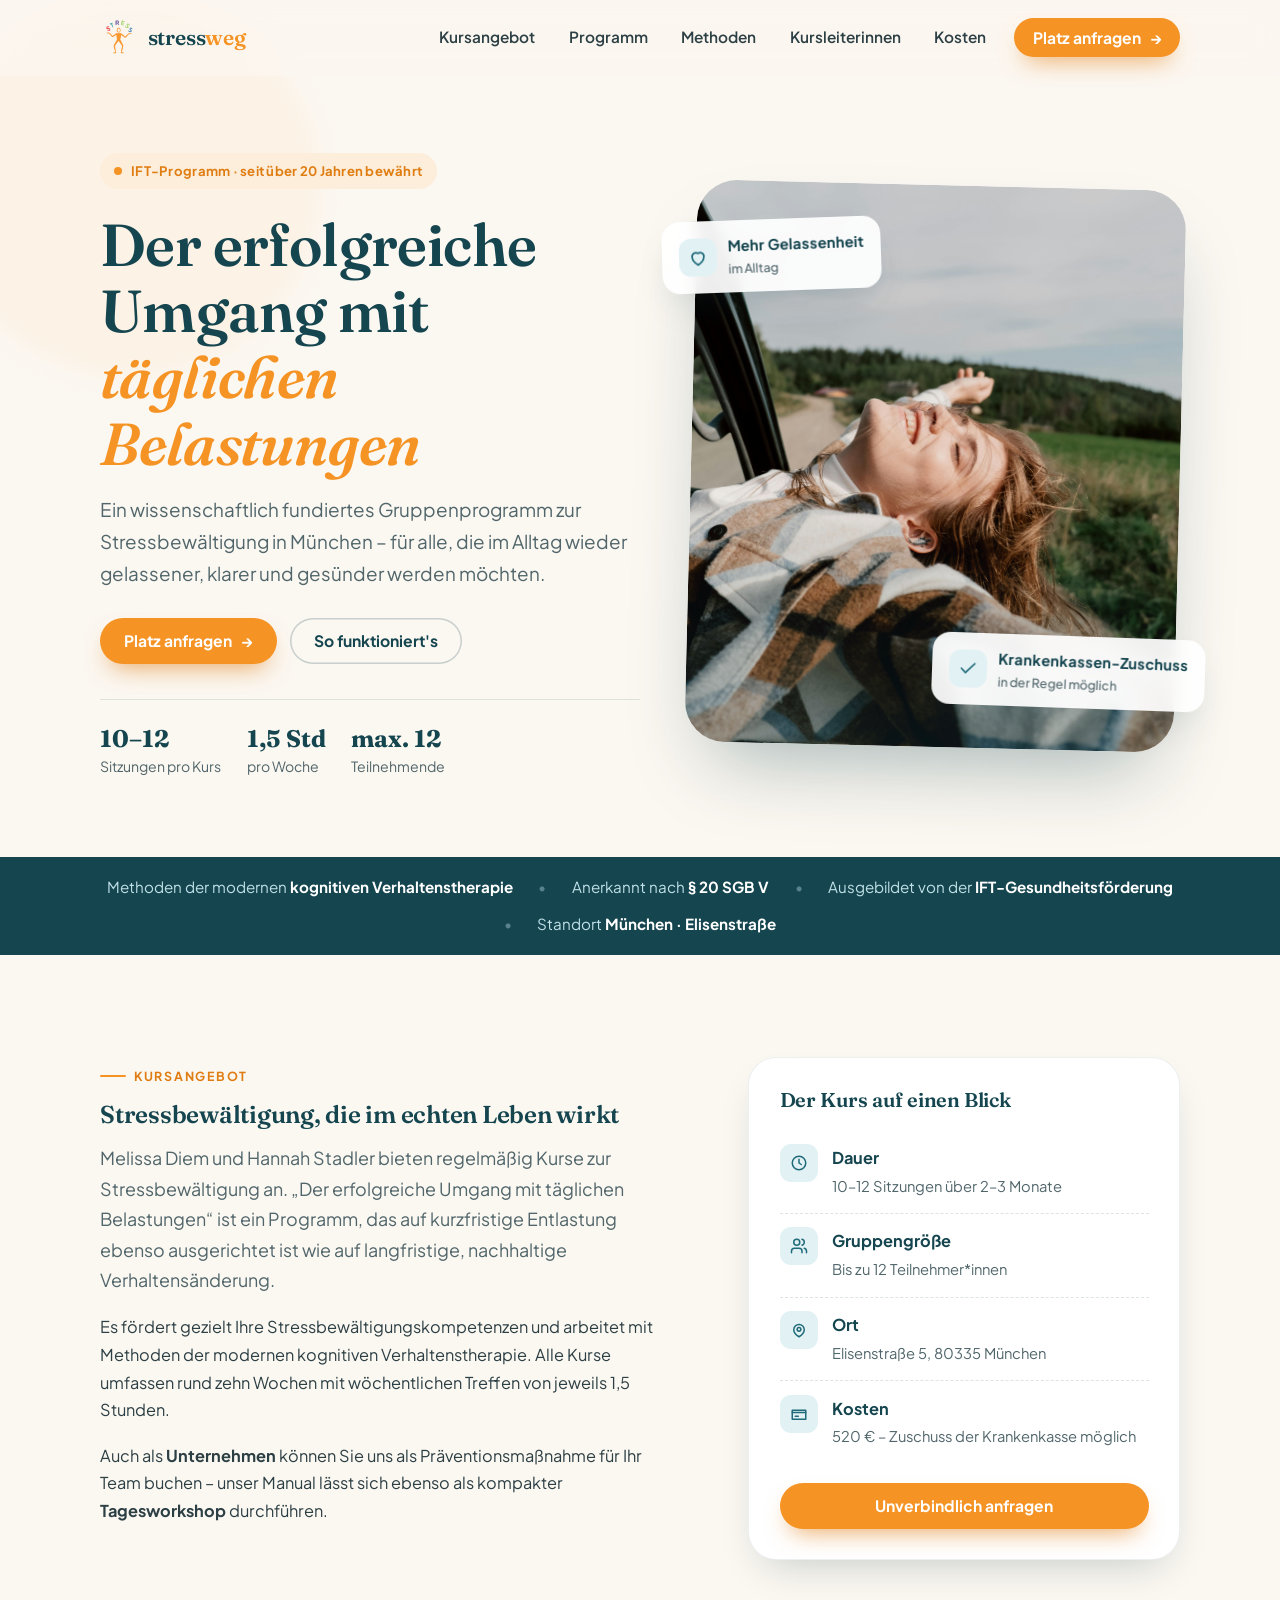
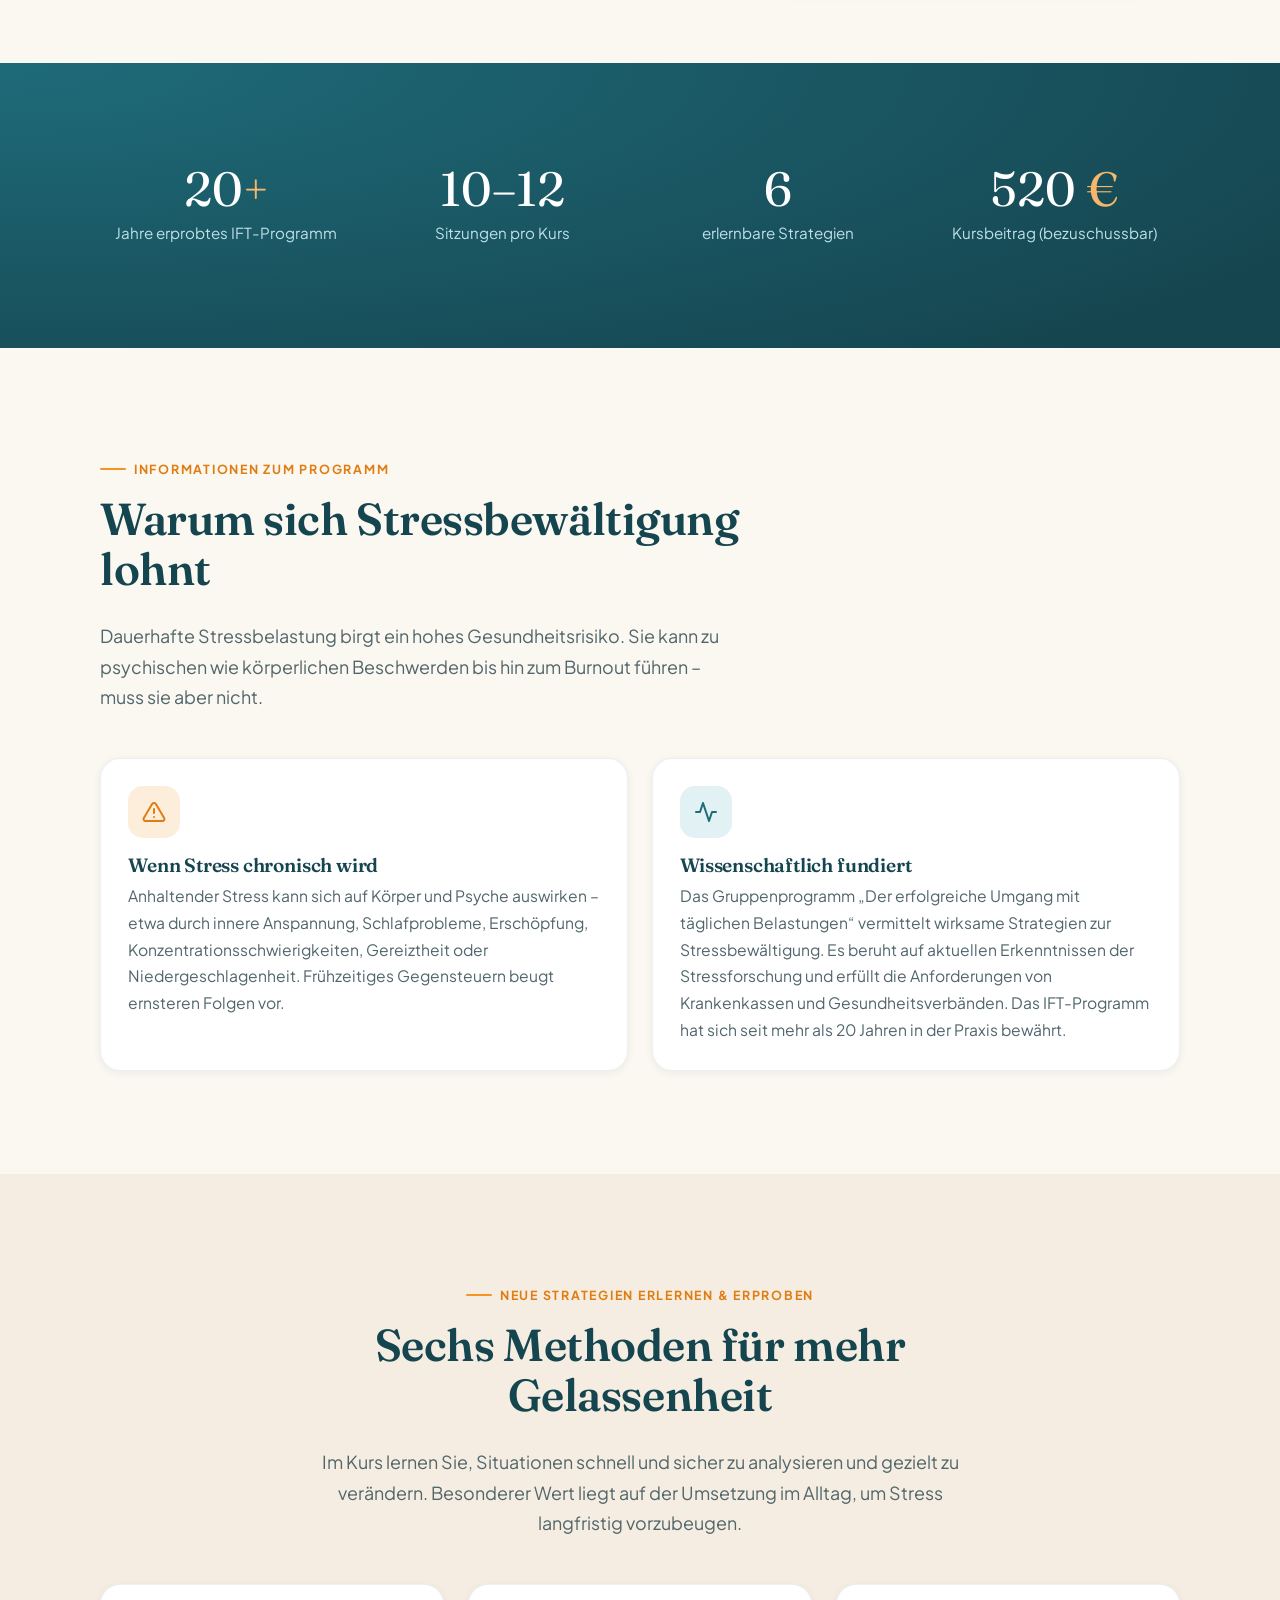
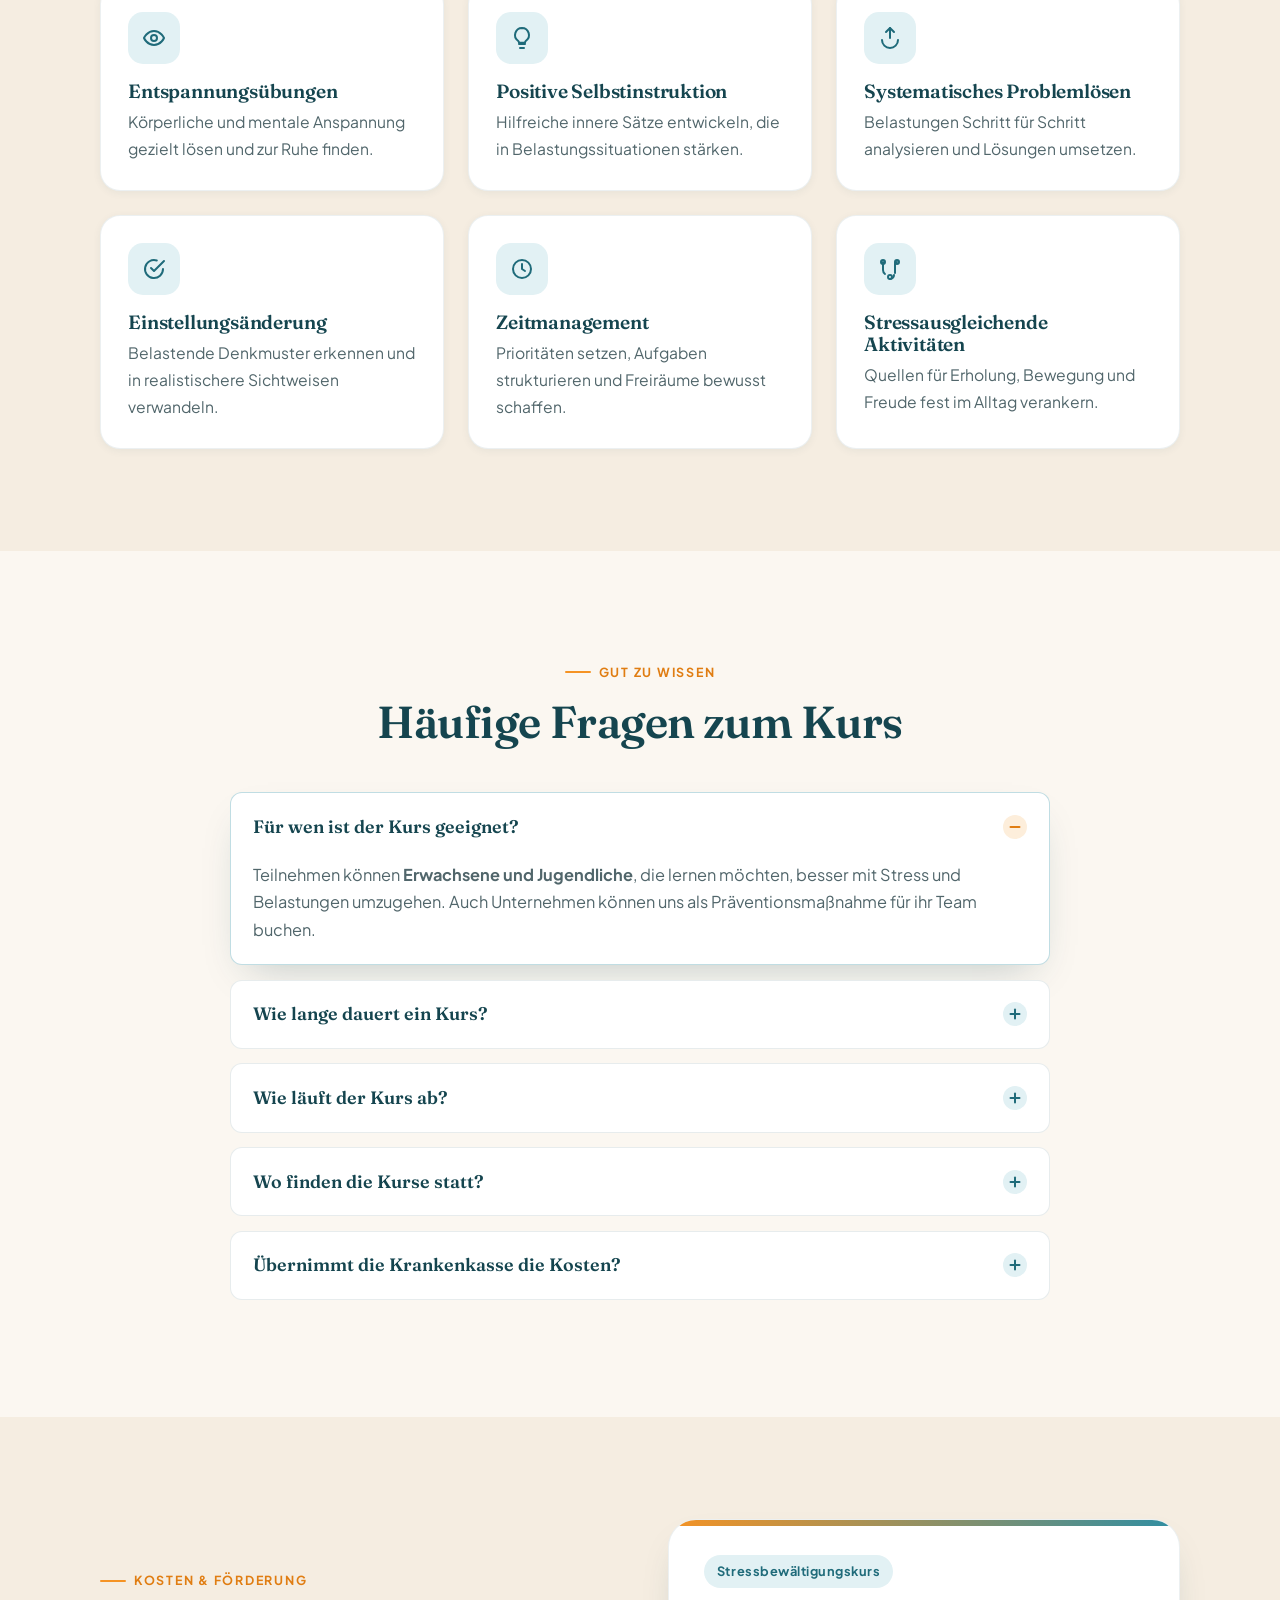
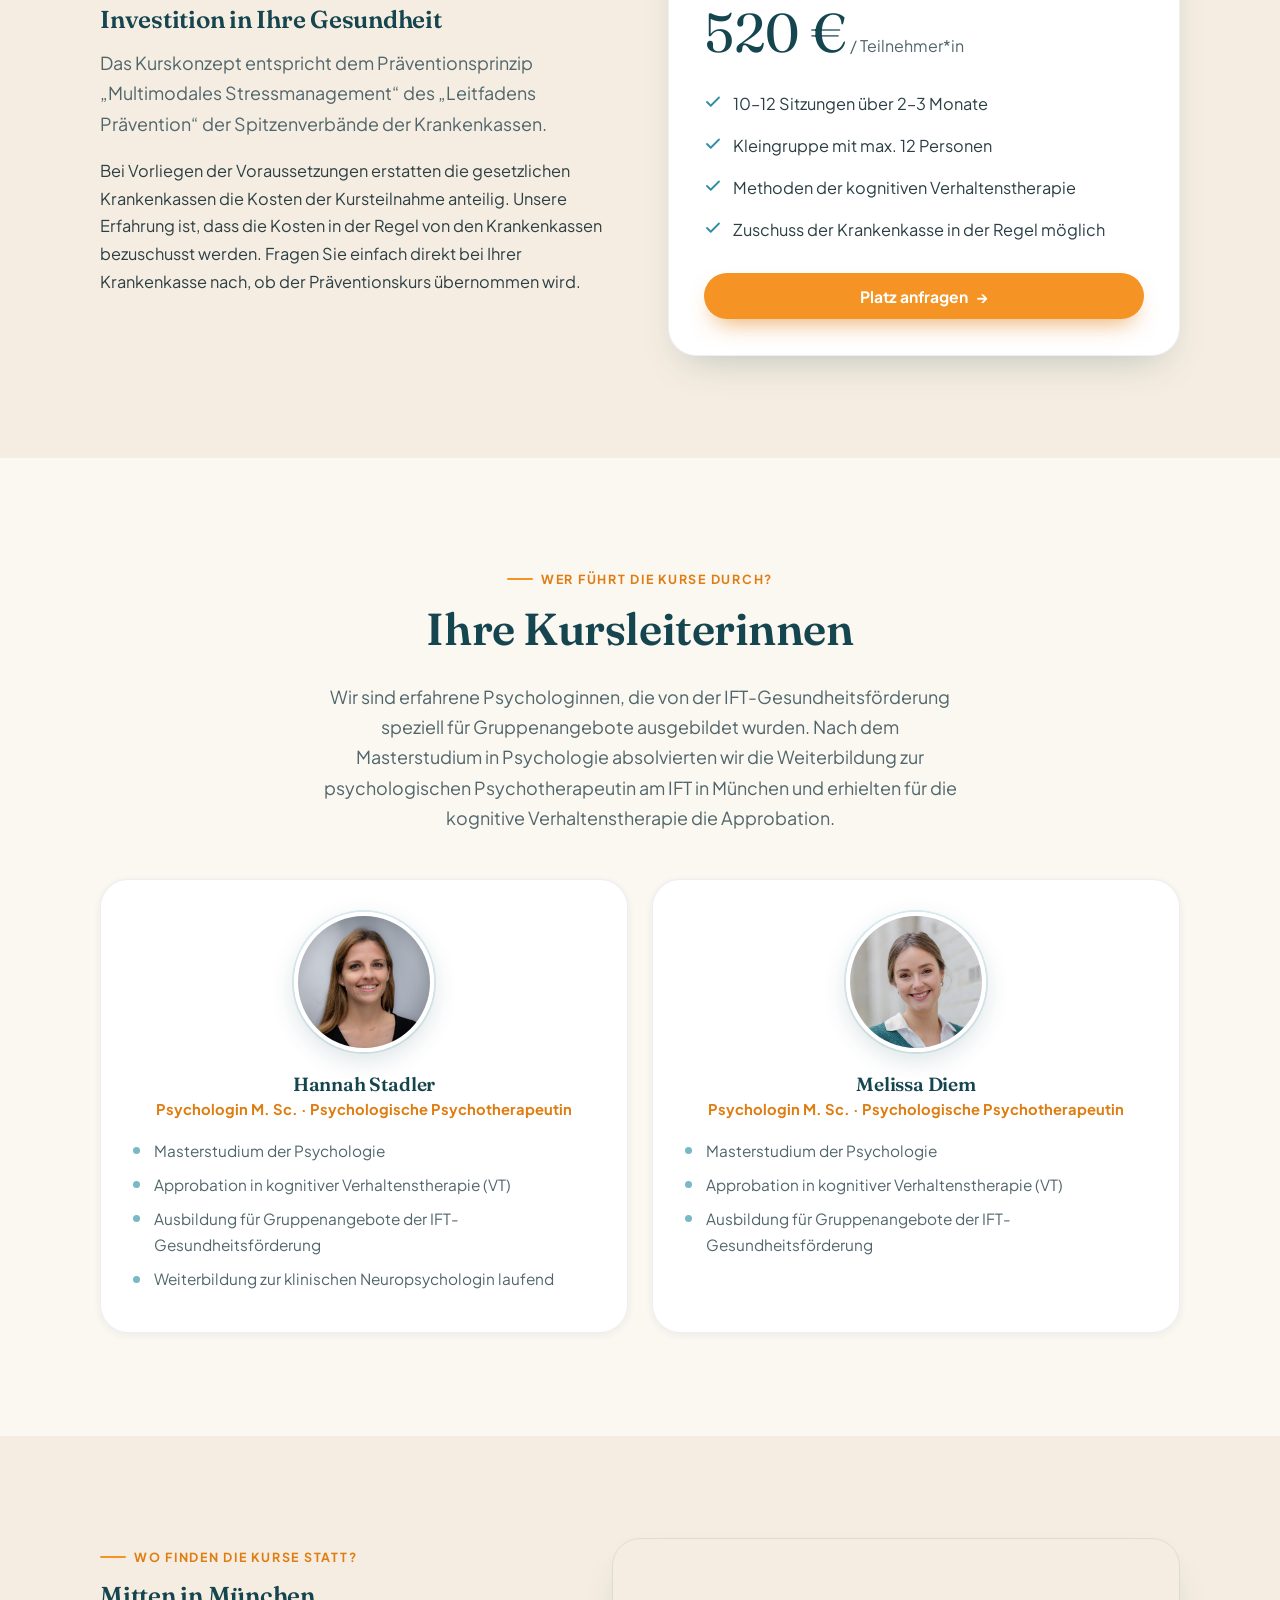
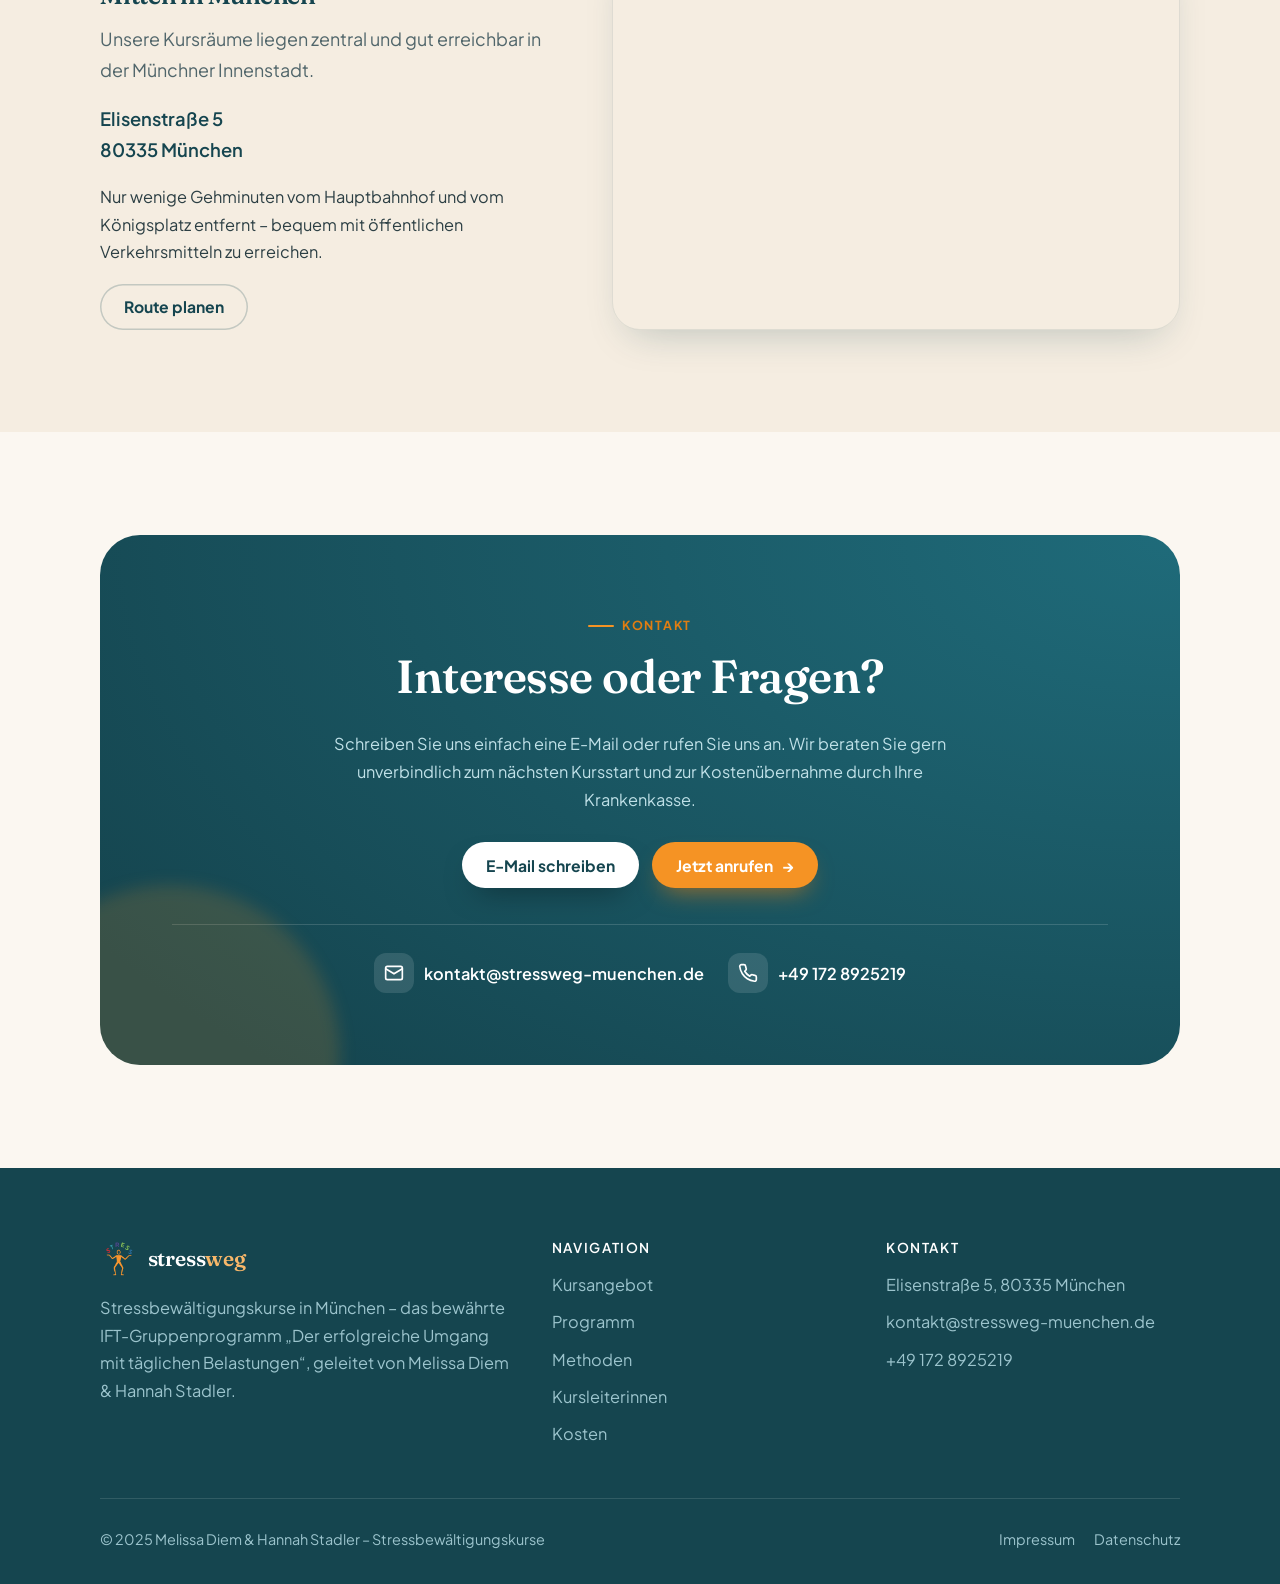
<file: index.html>
<!DOCTYPE html>
<html lang="de">
<head>
  <meta charset="UTF-8" />
  <meta name="viewport" content="width=device-width, initial-scale=1" />
  <title>stressweg München – Stressbewältigungskurse von Diem &amp; Stadler</title>
  <meta name="description" content="Wissenschaftlich fundierte Stressbewältigungskurse in München. Das bewährte IFT-Gruppenprogramm „Der erfolgreiche Umgang mit täglichen Belastungen“ – mit Zuschuss der Krankenkassen. Geleitet von den Psychologinnen Melissa Diem & Hannah Stadler." />
  <link rel="icon" href="mensch.png" />
  <link rel="preconnect" href="https://fonts.googleapis.com" />
  <link rel="preconnect" href="https://fonts.gstatic.com" crossorigin />
  <link href="https://fonts.googleapis.com/css2?family=Fraunces:ital,opsz,wght@0,9..144,400;0,9..144,500;0,9..144,600;1,9..144,500;1,9..144,600&family=Plus+Jakarta+Sans:wght@400;500;600;700;800&display=swap" rel="stylesheet" />
  <link rel="stylesheet" href="styles.css" />
</head>
<body>

  <!-- ===== Navigation ===== -->
  <header class="nav" id="nav">
    <div class="nav__inner">
      <a href="#top" class="brand" aria-label="stressweg – Startseite">
        <img src="mensch.png" alt="" />
        <span>stress<b>weg</b></span>
      </a>

      <div class="nav__menu" id="navMenu">
        <ul class="nav__links">
          <li><a href="#angebot">Kursangebot</a></li>
          <li><a href="#programm">Programm</a></li>
          <li><a href="#strategien">Methoden</a></li>
          <li><a href="#team">Kursleiterinnen</a></li>
          <li><a href="#kosten">Kosten</a></li>
        </ul>
        <div class="nav__cta">
          <a href="#kontakt" class="btn">Platz anfragen <span class="arrow" aria-hidden="true">→</span></a>
        </div>
      </div>

      <button class="nav__toggle" id="navToggle" aria-label="Menü öffnen" aria-expanded="false" aria-controls="navMenu">
        <span></span>
      </button>
    </div>
  </header>

  <main id="top">

    <!-- ===== Hero ===== -->
    <section class="hero">
      <div class="hero__blob" style="width:380px;height:380px;background:var(--orange-100);top:-80px;left:-120px;"></div>
      <div class="hero__content reveal">
        <span class="hero__badge"><span class="dot"></span> IFT-Programm · seit über 20 Jahren bewährt</span>
        <h1>Der erfolgreiche Umgang mit <span class="accent">täglichen Belastungen</span></h1>
        <p class="hero__sub">Ein wissenschaftlich fundiertes Gruppenprogramm zur Stressbewältigung in München – für alle, die im Alltag wieder gelassener, klarer und gesünder werden möchten.</p>
        <div class="hero__actions">
          <a href="#kontakt" class="btn">Platz anfragen <span class="arrow" aria-hidden="true">→</span></a>
          <a href="#programm" class="btn btn--ghost">So funktioniert's</a>
        </div>
        <div class="hero__facts">
          <div class="hero__fact"><strong>10–12</strong><span>Sitzungen pro Kurs</span></div>
          <div class="hero__fact"><strong>1,5 Std</strong><span>pro Woche</span></div>
          <div class="hero__fact"><strong>max. 12</strong><span>Teilnehmende</span></div>
        </div>
      </div>

      <div class="hero__media reveal">
        <div class="hero__photo">
          <img src="images/pexels-bg.jpg" alt="Frau lehnt sich entspannt und lächelnd aus einem Autofenster in die Natur" />
        </div>
        <div class="hero__chip hero__chip--tl">
          <span class="ic" aria-hidden="true">
            <svg width="20" height="20" viewBox="0 0 24 24" fill="none" stroke="currentColor" stroke-width="2" stroke-linecap="round" stroke-linejoin="round"><path d="M12 21s-7-4.5-7-9.5A4.5 4.5 0 0 1 12 7a4.5 4.5 0 0 1 7 4.5C19 16.5 12 21 12 21z"/></svg>
          </span>
          <div>Mehr Gelassenheit<small>im Alltag</small></div>
        </div>
        <div class="hero__chip hero__chip--br">
          <span class="ic" aria-hidden="true">
            <svg width="20" height="20" viewBox="0 0 24 24" fill="none" stroke="currentColor" stroke-width="2" stroke-linecap="round" stroke-linejoin="round"><path d="M20 6 9 17l-5-5"/></svg>
          </span>
          <div>Krankenkassen-Zuschuss<small>in der Regel möglich</small></div>
        </div>
      </div>
    </section>

    <!-- ===== Trust band ===== -->
    <div class="trust">
      <div class="container trust__inner">
        <span>Methoden der modernen <strong>kognitiven Verhaltenstherapie</strong></span>
        <span class="sep">•</span>
        <span>Anerkannt nach <strong>§ 20 SGB V</strong></span>
        <span class="sep">•</span>
        <span>Ausgebildet von der <strong>IFT-Gesundheitsförderung</strong></span>
        <span class="sep">•</span>
        <span>Standort <strong>München · Elisenstraße</strong></span>
      </div>
    </div>

    <!-- ===== Kursangebot ===== -->
    <section class="section" id="angebot">
      <div class="container">
        <div class="split">
          <div class="reveal">
            <span class="eyebrow">Kursangebot</span>
            <h2>Stressbewältigung, die im echten Leben wirkt</h2>
            <p class="lead">Melissa Diem und Hannah Stadler bieten regelmäßig Kurse zur Stressbewältigung an. „Der erfolgreiche Umgang mit täglichen Belastungen“ ist ein Programm, das auf kurzfristige Entlastung ebenso ausgerichtet ist wie auf langfristige, nachhaltige Verhaltensänderung.</p>
            <p>Es fördert gezielt Ihre Stressbewältigungskompetenzen und arbeitet mit Methoden der modernen kognitiven Verhaltenstherapie. Alle Kurse umfassen rund zehn Wochen mit wöchentlichen Treffen von jeweils 1,5 Stunden.</p>
            <p>Auch als <strong>Unternehmen</strong> können Sie uns als Präventionsmaßnahme für Ihr Team buchen – unser Manual lässt sich ebenso als kompakter <strong>Tagesworkshop</strong> durchführen.</p>
          </div>

          <aside class="facts-card reveal" aria-label="Kurs auf einen Blick">
            <h3>Der Kurs auf einen Blick</h3>
            <ul class="facts-list">
              <li>
                <span class="ic" aria-hidden="true"><svg width="18" height="18" viewBox="0 0 24 24" fill="none" stroke="currentColor" stroke-width="2" stroke-linecap="round" stroke-linejoin="round"><circle cx="12" cy="12" r="9"/><path d="M12 7v5l3 2"/></svg></span>
                <div><b>Dauer</b><span>10–12 Sitzungen über 2–3 Monate</span></div>
              </li>
              <li>
                <span class="ic" aria-hidden="true"><svg width="18" height="18" viewBox="0 0 24 24" fill="none" stroke="currentColor" stroke-width="2" stroke-linecap="round" stroke-linejoin="round"><path d="M16 21v-2a4 4 0 0 0-4-4H6a4 4 0 0 0-4 4v2"/><circle cx="9" cy="7" r="4"/><path d="M22 21v-2a4 4 0 0 0-3-3.87"/><path d="M16 3.13a4 4 0 0 1 0 7.75"/></svg></span>
                <div><b>Gruppengröße</b><span>Bis zu 12 Teilnehmer*innen</span></div>
              </li>
              <li>
                <span class="ic" aria-hidden="true"><svg width="18" height="18" viewBox="0 0 24 24" fill="none" stroke="currentColor" stroke-width="2" stroke-linecap="round" stroke-linejoin="round"><path d="M12 21s-7-4.5-7-9.5A7 7 0 0 1 19 11.5C19 16.5 12 21 12 21z"/><circle cx="12" cy="11" r="2.5"/></svg></span>
                <div><b>Ort</b><span>Elisenstraße 5, 80335 München</span></div>
              </li>
              <li>
                <span class="ic" aria-hidden="true"><svg width="18" height="18" viewBox="0 0 24 24" fill="none" stroke="currentColor" stroke-width="2" stroke-linecap="round" stroke-linejoin="round"><path d="M3 7h18v12H3z"/><path d="M3 10h18"/><path d="M7 15h4"/></svg></span>
                <div><b>Kosten</b><span>520 € – Zuschuss der Krankenkasse möglich</span></div>
              </li>
            </ul>
            <a href="#kontakt" class="btn" style="width:100%;justify-content:center;margin-top:1.2rem;">Unverbindlich anfragen</a>
          </aside>
        </div>
      </div>
    </section>

    <!-- ===== Stats ===== -->
    <section class="section section--teal">
      <div class="container">
        <div class="stats">
          <div class="reveal"><div class="stat__num">20<span class="unit">+</span></div><div class="stat__label">Jahre erprobtes IFT-Programm</div></div>
          <div class="reveal"><div class="stat__num">10–12</div><div class="stat__label">Sitzungen pro Kurs</div></div>
          <div class="reveal"><div class="stat__num">6</div><div class="stat__label">erlernbare Strategien</div></div>
          <div class="reveal"><div class="stat__num">520<span class="unit"> €</span></div><div class="stat__label">Kursbeitrag (bezuschussbar)</div></div>
        </div>
      </div>
    </section>

    <!-- ===== Programm ===== -->
    <section class="section" id="programm">
      <div class="container">
        <div class="section__head reveal">
          <span class="eyebrow">Informationen zum Programm</span>
          <h2>Warum sich Stressbewältigung lohnt</h2>
          <p class="lead">Dauerhafte Stressbelastung birgt ein hohes Gesundheitsrisiko. Sie kann zu psychischen wie körperlichen Beschwerden bis hin zum Burnout führen – muss sie aber nicht.</p>
        </div>

        <div class="grid grid--2">
          <div class="card reveal">
            <div class="card__icon card__icon--orange" aria-hidden="true">
              <svg width="24" height="24" viewBox="0 0 24 24" fill="none" stroke="currentColor" stroke-width="2" stroke-linecap="round" stroke-linejoin="round"><path d="M10.29 3.86 1.82 18a2 2 0 0 0 1.71 3h16.94a2 2 0 0 0 1.71-3L13.71 3.86a2 2 0 0 0-3.42 0z"/><path d="M12 9v4"/><path d="M12 17h.01"/></svg>
            </div>
            <h3>Wenn Stress chronisch wird</h3>
            <p>Anhaltender Stress kann sich auf Körper und Psyche auswirken – etwa durch innere Anspannung, Schlafprobleme, Erschöpfung, Konzentrationsschwierigkeiten, Gereiztheit oder Niedergeschlagenheit. Frühzeitiges Gegensteuern beugt ernsteren Folgen vor.</p>
          </div>
          <div class="card reveal">
            <div class="card__icon" aria-hidden="true">
              <svg width="24" height="24" viewBox="0 0 24 24" fill="none" stroke="currentColor" stroke-width="2" stroke-linecap="round" stroke-linejoin="round"><path d="M22 12h-4l-3 9L9 3l-3 9H2"/></svg>
            </div>
            <h3>Wissenschaftlich fundiert</h3>
            <p>Das Gruppenprogramm „Der erfolgreiche Umgang mit täglichen Belastungen“ vermittelt wirksame Strategien zur Stressbewältigung. Es beruht auf aktuellen Erkenntnissen der Stressforschung und erfüllt die Anforderungen von Krankenkassen und Gesundheitsverbänden. Das IFT-Programm hat sich seit mehr als 20 Jahren in der Praxis bewährt.</p>
          </div>
        </div>
      </div>
    </section>

    <!-- ===== Strategien ===== -->
    <section class="section section--tint" id="strategien">
      <div class="container">
        <div class="section__head section__head--center reveal">
          <span class="eyebrow">Neue Strategien erlernen &amp; erproben</span>
          <h2>Sechs Methoden für mehr Gelassenheit</h2>
          <p class="lead">Im Kurs lernen Sie, Situationen schnell und sicher zu analysieren und gezielt zu verändern. Besonderer Wert liegt auf der Umsetzung im Alltag, um Stress langfristig vorzubeugen.</p>
        </div>

        <div class="grid grid--3">
          <div class="card reveal">
            <div class="card__icon" aria-hidden="true"><svg width="24" height="24" viewBox="0 0 24 24" fill="none" stroke="currentColor" stroke-width="2" stroke-linecap="round" stroke-linejoin="round"><path d="M2 12s3-7 10-7 10 7 10 7-3 7-10 7S2 12 2 12z"/><circle cx="12" cy="12" r="3"/></svg></div>
            <h3>Entspannungsübungen</h3>
            <p>Körperliche und mentale Anspannung gezielt lösen und zur Ruhe finden.</p>
          </div>
          <div class="card reveal">
            <div class="card__icon" aria-hidden="true"><svg width="24" height="24" viewBox="0 0 24 24" fill="none" stroke="currentColor" stroke-width="2" stroke-linecap="round" stroke-linejoin="round"><path d="M9 18h6"/><path d="M10 22h4"/><path d="M12 2a7 7 0 0 0-4 12.7c.6.5 1 1.2 1 2h6c0-.8.4-1.5 1-2A7 7 0 0 0 12 2z"/></svg></div>
            <h3>Positive Selbstinstruktion</h3>
            <p>Hilfreiche innere Sätze entwickeln, die in Belastungssituationen stärken.</p>
          </div>
          <div class="card reveal">
            <div class="card__icon" aria-hidden="true"><svg width="24" height="24" viewBox="0 0 24 24" fill="none" stroke="currentColor" stroke-width="2" stroke-linecap="round" stroke-linejoin="round"><path d="m8 6 4-4 4 4"/><path d="M12 2v10"/><path d="M4 14a8 8 0 0 0 16 0"/></svg></div>
            <h3>Systematisches Problemlösen</h3>
            <p>Belastungen Schritt für Schritt analysieren und Lösungen umsetzen.</p>
          </div>
          <div class="card reveal">
            <div class="card__icon" aria-hidden="true"><svg width="24" height="24" viewBox="0 0 24 24" fill="none" stroke="currentColor" stroke-width="2" stroke-linecap="round" stroke-linejoin="round"><path d="M21 12a9 9 0 1 1-6.2-8.5"/><path d="m9 11 3 3L22 4"/></svg></div>
            <h3>Einstellungsänderung</h3>
            <p>Belastende Denkmuster erkennen und in realistischere Sichtweisen verwandeln.</p>
          </div>
          <div class="card reveal">
            <div class="card__icon" aria-hidden="true"><svg width="24" height="24" viewBox="0 0 24 24" fill="none" stroke="currentColor" stroke-width="2" stroke-linecap="round" stroke-linejoin="round"><circle cx="12" cy="12" r="9"/><path d="M12 7v5l3 2"/></svg></div>
            <h3>Zeitmanagement</h3>
            <p>Prioritäten setzen, Aufgaben strukturieren und Freiräume bewusst schaffen.</p>
          </div>
          <div class="card reveal">
            <div class="card__icon" aria-hidden="true"><svg width="24" height="24" viewBox="0 0 24 24" fill="none" stroke="currentColor" stroke-width="2" stroke-linecap="round" stroke-linejoin="round"><path d="M19 5a2 2 0 0 0-2 2v9"/><path d="M7 17a5 5 0 0 1-2-4V5"/><circle cx="5" cy="5" r="2"/><circle cx="19" cy="5" r="2"/><path d="M12 22a4 4 0 0 0 4-4"/><circle cx="12" cy="20" r="2"/></svg></div>
            <h3>Stressausgleichende Aktivitäten</h3>
            <p>Quellen für Erholung, Bewegung und Freude fest im Alltag verankern.</p>
          </div>
        </div>
      </div>
    </section>

    <!-- ===== FAQ / Details ===== -->
    <section class="section" id="details">
      <div class="container">
        <div class="section__head section__head--center reveal">
          <span class="eyebrow">Gut zu wissen</span>
          <h2>Häufige Fragen zum Kurs</h2>
        </div>

        <div class="faq reveal">
          <details class="faq__item" open>
            <summary class="faq__q">Für wen ist der Kurs geeignet? <span class="plus" aria-hidden="true"></span></summary>
            <div class="faq__a">
              <p>Teilnehmen können <strong>Erwachsene und Jugendliche</strong>, die lernen möchten, besser mit Stress und Belastungen umzugehen. Auch Unternehmen können uns als Präventionsmaßnahme für ihr Team buchen.</p>
            </div>
          </details>
          <details class="faq__item">
            <summary class="faq__q">Wie lange dauert ein Kurs? <span class="plus" aria-hidden="true"></span></summary>
            <div class="faq__a">
              <p>Ein Kurs dauert in der Regel <strong>zwei bis drei Monate</strong>. Je nach Anzahl der Teilnehmenden variiert der Gesamtumfang zwischen 10 und 12 Sitzungen – bei wöchentlichen Treffen von jeweils 1,5 Stunden.</p>
            </div>
          </details>
          <details class="faq__item">
            <summary class="faq__q">Wie läuft der Kurs ab? <span class="plus" aria-hidden="true"></span></summary>
            <div class="faq__a">
              <p>Der Kurs wird in <strong>Gruppen mit bis zu zwölf Teilnehmer*innen</strong> durchgeführt. So bleibt genug Zeit für individuelle Unterstützung. Sie lernen, Situationen schnell und sicher zu analysieren und gezielt zu verändern.</p>
            </div>
          </details>
          <details class="faq__item">
            <summary class="faq__q">Wo finden die Kurse statt? <span class="plus" aria-hidden="true"></span></summary>
            <div class="faq__a">
              <p>Die Kurse finden zentral in München statt: <strong>Elisenstraße 5, 80335 München</strong>. Den genauen Standort finden Sie weiter unten auf der Karte.</p>
            </div>
          </details>
          <details class="faq__item">
            <summary class="faq__q">Übernimmt die Krankenkasse die Kosten? <span class="plus" aria-hidden="true"></span></summary>
            <div class="faq__a">
              <p>Das Kurskonzept entspricht dem Präventionsprinzip „Multimodales Stressmanagement“ des „Leitfadens Prävention“ der Spitzenverbände der Krankenkassen. Bei Vorliegen der Voraussetzungen erstatten die gesetzlichen Krankenkassen die Kosten anteilig. Unsere Erfahrung zeigt: In der Regel werden die Kosten bezuschusst. Fragen Sie am besten direkt bei Ihrer Krankenkasse nach.</p>
            </div>
          </details>
        </div>
      </div>
    </section>

    <!-- ===== Kosten ===== -->
    <section class="section section--tint" id="kosten">
      <div class="container">
        <div class="pricing">
          <div class="reveal">
            <span class="eyebrow">Kosten &amp; Förderung</span>
            <h2>Investition in Ihre Gesundheit</h2>
            <p class="lead">Das Kurskonzept entspricht dem Präventionsprinzip „Multimodales Stressmanagement“ des „Leitfadens Prävention“ der Spitzenverbände der Krankenkassen.</p>
            <p>Bei Vorliegen der Voraussetzungen erstatten die gesetzlichen Krankenkassen die Kosten der Kursteilnahme anteilig. Unsere Erfahrung ist, dass die Kosten in der Regel von den Krankenkassen bezuschusst werden. Fragen Sie einfach direkt bei Ihrer Krankenkasse nach, ob der Präventionskurs übernommen wird.</p>
          </div>

          <div class="price-card reveal">
            <span class="tag">Stressbewältigungskurs</span>
            <div class="amount">520 €<small> / Teilnehmer*in</small></div>
            <ul class="check-list">
              <li><svg width="18" height="18" viewBox="0 0 24 24" fill="none" stroke="currentColor" stroke-width="2.4" stroke-linecap="round" stroke-linejoin="round"><path d="M20 6 9 17l-5-5"/></svg> 10–12 Sitzungen über 2–3 Monate</li>
              <li><svg width="18" height="18" viewBox="0 0 24 24" fill="none" stroke="currentColor" stroke-width="2.4" stroke-linecap="round" stroke-linejoin="round"><path d="M20 6 9 17l-5-5"/></svg> Kleingruppe mit max. 12 Personen</li>
              <li><svg width="18" height="18" viewBox="0 0 24 24" fill="none" stroke="currentColor" stroke-width="2.4" stroke-linecap="round" stroke-linejoin="round"><path d="M20 6 9 17l-5-5"/></svg> Methoden der kognitiven Verhaltenstherapie</li>
              <li><svg width="18" height="18" viewBox="0 0 24 24" fill="none" stroke="currentColor" stroke-width="2.4" stroke-linecap="round" stroke-linejoin="round"><path d="M20 6 9 17l-5-5"/></svg> Zuschuss der Krankenkasse in der Regel möglich</li>
            </ul>
            <a href="#kontakt" class="btn" style="width:100%;justify-content:center;">Platz anfragen <span class="arrow" aria-hidden="true">→</span></a>
          </div>
        </div>
      </div>
    </section>

    <!-- ===== Team ===== -->
    <section class="section" id="team">
      <div class="container">
        <div class="section__head section__head--center reveal">
          <span class="eyebrow">Wer führt die Kurse durch?</span>
          <h2>Ihre Kursleiterinnen</h2>
          <p class="lead">Wir sind erfahrene Psychologinnen, die von der IFT-Gesundheitsförderung speziell für Gruppenangebote ausgebildet wurden. Nach dem Masterstudium in Psychologie absolvierten wir die Weiterbildung zur psychologischen Psychotherapeutin am IFT in München und erhielten für die kognitive Verhaltenstherapie die Approbation.</p>
        </div>

       <div class="grid grid--2">
  <div class="team-card reveal">
    <img class="team-card__avatar-img" src="Hannah.png" alt="Hannah Stadler">

    <h3>Hannah Stadler</h3>
    <div class="role">Psychologin M. Sc. · Psychologische Psychotherapeutin</div>

    <ul>
      <li>Masterstudium der Psychologie</li>
      <li>Approbation in kognitiver Verhaltenstherapie (VT)</li>
      <li>Ausbildung für Gruppenangebote der IFT-Gesundheitsförderung</li>
      <li>Weiterbildung zur klinischen Neuropsychologin laufend</li>
    </ul>
  </div>

  <div class="team-card reveal">
    <img class="team-card__avatar-img" src="Melissa.png" alt="Melissa Diem">

    <h3>Melissa Diem</h3>
    <div class="role">Psychologin M. Sc. · Psychologische Psychotherapeutin</div>

    <ul>
      <li>Masterstudium der Psychologie</li>
      <li>Approbation in kognitiver Verhaltenstherapie (VT)</li>
      <li>Ausbildung für Gruppenangebote der IFT-Gesundheitsförderung</li>
    </ul>
  </div>
</div>      
</div>
    </section>

    <!-- ===== Standort ===== -->
    <section class="section section--tint" id="standort">
      <div class="container">
        <div class="location">
          <div class="reveal">
            <span class="eyebrow">Wo finden die Kurse statt?</span>
            <h2>Mitten in München</h2>
            <p class="lead">Unsere Kursräume liegen zentral und gut erreichbar in der Münchner Innenstadt.</p>
            <p style="font-size:1.15rem;color:var(--teal-900);font-weight:600;">Elisenstraße 5<br />80335 München</p>
            <p>Nur wenige Gehminuten vom Hauptbahnhof und vom Königsplatz entfernt – bequem mit öffentlichen Verkehrsmitteln zu erreichen.</p>
            <a class="btn btn--ghost" href="https://www.openstreetmap.org/search?query=Elisenstra%C3%9Fe%205%2C%2080335%20M%C3%BCnchen" target="_blank" rel="noopener">Route planen</a>
          </div>
          <div class="location__map reveal">
            <iframe
              title="Karte: Elisenstraße 5, 80335 München"
              loading="lazy"
              referrerpolicy="no-referrer-when-downgrade"
              src="https://www.openstreetmap.org/export/embed.html?bbox=11.5560%2C48.1410%2C11.5700%2C48.1480&amp;layer=mapnik&amp;marker=48.1445%2C11.5630"></iframe>
          </div>
        </div>
      </div>
    </section>

    <!-- ===== Kontakt / CTA ===== -->
    <section class="section" id="kontakt">
      <div class="container">
        <div class="cta reveal">
          <div class="cta__deco" aria-hidden="true"></div>
          <span class="eyebrow">Kontakt</span>
          <h2>Interesse oder Fragen?</h2>
          <p>Schreiben Sie uns einfach eine E-Mail oder rufen Sie uns an. Wir beraten Sie gern unverbindlich zum nächsten Kursstart und zur Kostenübernahme durch Ihre Krankenkasse.</p>
          <div class="cta__actions">
            <a href="mailto:kontakt@stressweg-muenchen.de" class="btn btn--light">E-Mail schreiben</a>
            <a href="tel:+491728925219" class="btn">Jetzt anrufen <span class="arrow" aria-hidden="true">→</span></a>
          </div>
          <div class="cta__methods">
            <a class="cta__method" href="mailto:kontakt@stressweg-muenchen.de">
              <span class="ic" aria-hidden="true"><svg width="20" height="20" viewBox="0 0 24 24" fill="none" stroke="currentColor" stroke-width="2" stroke-linecap="round" stroke-linejoin="round"><rect x="2" y="4" width="20" height="16" rx="2"/><path d="m22 7-10 6L2 7"/></svg></span>
              kontakt@stressweg-muenchen.de
            </a>
            <a class="cta__method" href="tel:+491728925219">
              <span class="ic" aria-hidden="true"><svg width="20" height="20" viewBox="0 0 24 24" fill="none" stroke="currentColor" stroke-width="2" stroke-linecap="round" stroke-linejoin="round"><path d="M22 16.92v3a2 2 0 0 1-2.18 2 19.79 19.79 0 0 1-8.63-3.07 19.5 19.5 0 0 1-6-6 19.79 19.79 0 0 1-3.07-8.67A2 2 0 0 1 4.11 2h3a2 2 0 0 1 2 1.72c.13.96.36 1.9.7 2.81a2 2 0 0 1-.45 2.11L8.09 9.91a16 16 0 0 0 6 6l1.27-1.27a2 2 0 0 1 2.11-.45c.9.34 1.85.57 2.81.7A2 2 0 0 1 22 16.92z"/></svg></span>
              +49&nbsp;172&nbsp;8925219
            </a>
          </div>
        </div>
      </div>
    </section>
  </main>

  <!-- ===== Footer ===== -->
  <footer class="footer">
    <div class="container">
      <div class="footer__grid">
        <div>
          <a href="#top" class="brand"><img src="mensch.png" alt="" /> <span>stress<b>weg</b></span></a>
          <p>Stressbewältigungskurse in München – das bewährte IFT-Gruppenprogramm „Der erfolgreiche Umgang mit täglichen Belastungen“, geleitet von Melissa Diem &amp; Hannah Stadler.</p>
        </div>
        <div>
          <h4>Navigation</h4>
          <ul>
            <li><a href="#angebot">Kursangebot</a></li>
            <li><a href="#programm">Programm</a></li>
            <li><a href="#strategien">Methoden</a></li>
            <li><a href="#team">Kursleiterinnen</a></li>
            <li><a href="#kosten">Kosten</a></li>
          </ul>
        </div>
        <div>
          <h4>Kontakt</h4>
          <ul>
            <li>Elisenstraße 5, 80335 München</li>
            <li><a href="mailto:kontakt@stressweg-muenchen.de">kontakt@stressweg-muenchen.de</a></li>
            <li><a href="tel:+491728925219">+49&nbsp;172&nbsp;8925219</a></li>
          </ul>
        </div>
      </div>
      <div class="footer__bottom">
        <span>© 2025 Melissa Diem &amp; Hannah Stadler – Stressbewältigungskurse</span>
        <nav>
          <a href="impressum.html">Impressum</a>
          <a href="datenschutz.html">Datenschutz</a>
        </nav>
      </div>
    </div>
</footer>

<script src="script.js"></script>
</body>
</html>
</file>
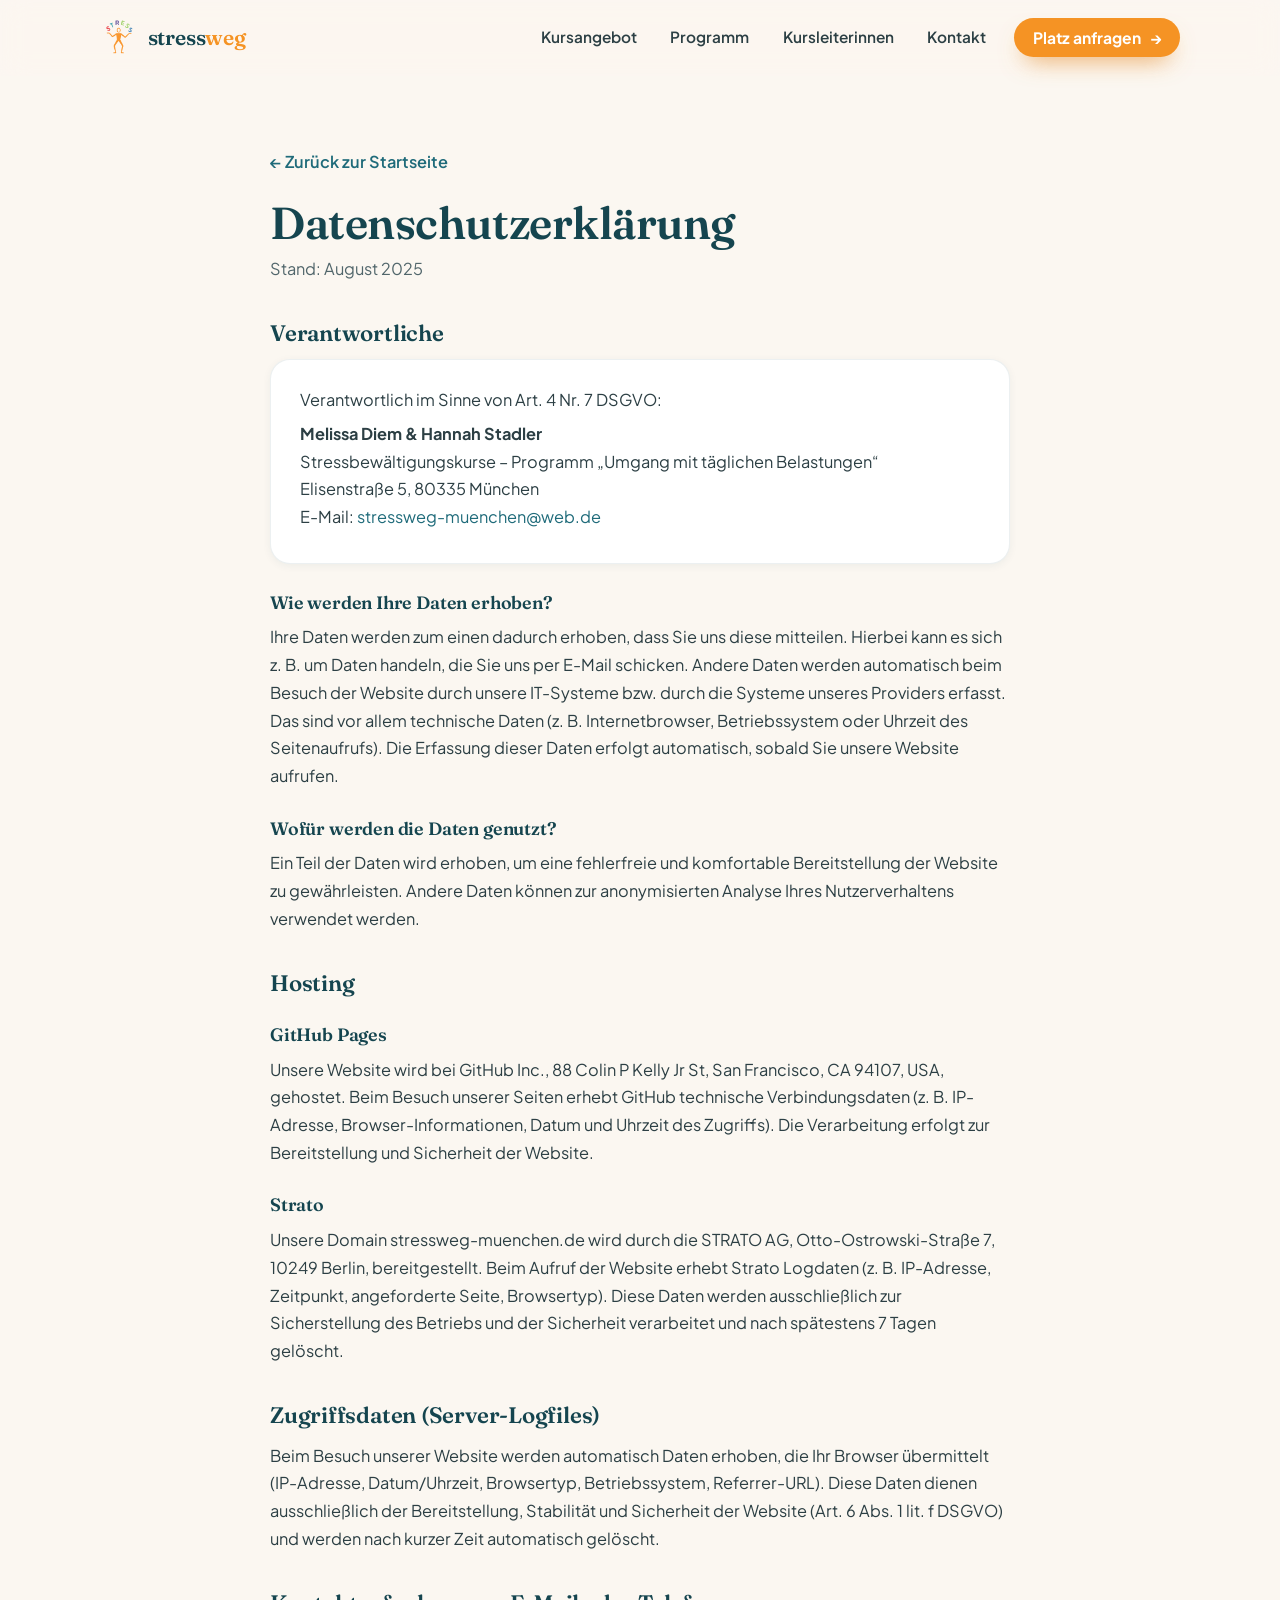
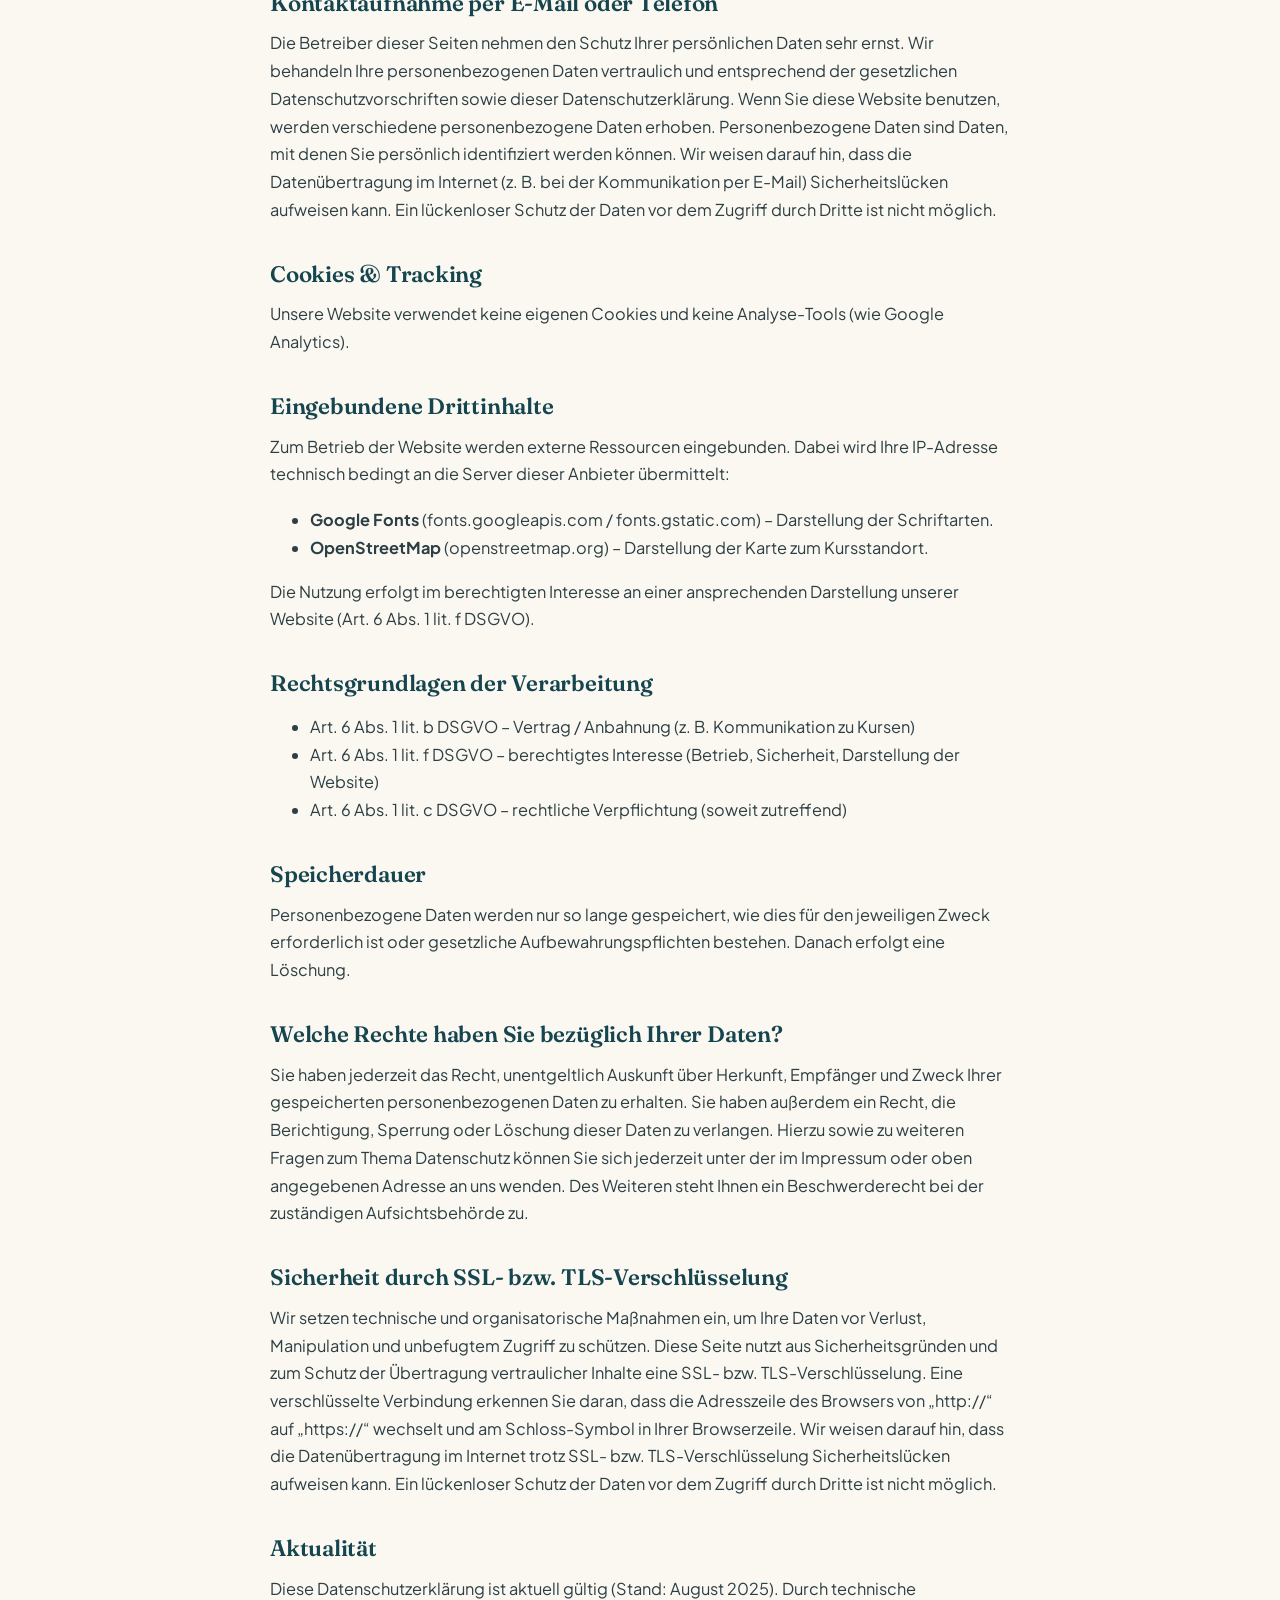
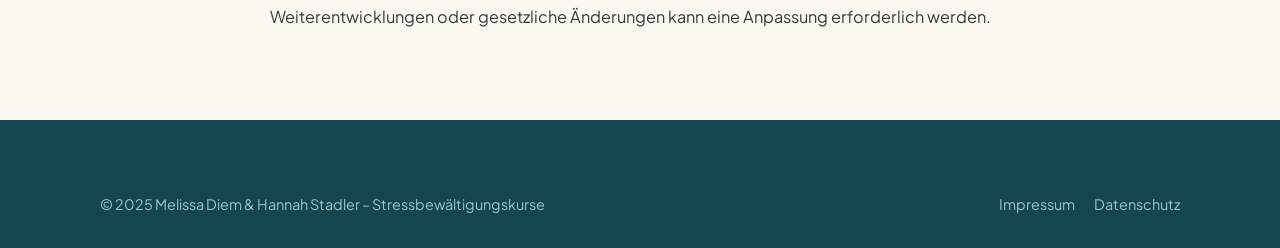
<file: datenschutz.html>
<!DOCTYPE html>
<html lang="de">
<head>
  <meta charset="UTF-8" />
  <meta name="viewport" content="width=device-width, initial-scale=1" />
  <title>Datenschutzerklärung – stressweg München</title>
  <meta name="description" content="Datenschutzerklärung der Stressbewältigungskurse von Melissa Diem & Hannah Stadler, München." />
  <meta name="robots" content="noindex" />
  <link rel="icon" href="mensch.png" />
  <link rel="preconnect" href="https://fonts.googleapis.com" />
  <link rel="preconnect" href="https://fonts.gstatic.com" crossorigin />
  <link href="https://fonts.googleapis.com/css2?family=Fraunces:ital,opsz,wght@0,9..144,400;0,9..144,500;0,9..144,600;1,9..144,500;1,9..144,600&family=Plus+Jakarta+Sans:wght@400;500;600;700;800&display=swap" rel="stylesheet" />
  <link rel="stylesheet" href="styles.css" />
</head>
<body>

  <header class="nav is-scrolled" id="nav">
    <div class="nav__inner">
      <a href="index.html" class="brand" aria-label="stressweg – Startseite">
        <img src="mensch.png" alt="" />
        <span>stress<b>weg</b></span>
      </a>
      <div class="nav__menu" id="navMenu">
        <ul class="nav__links">
          <li><a href="index.html#angebot">Kursangebot</a></li>
          <li><a href="index.html#programm">Programm</a></li>
          <li><a href="index.html#team">Kursleiterinnen</a></li>
          <li><a href="index.html#kontakt">Kontakt</a></li>
        </ul>
        <div class="nav__cta">
          <a href="index.html#kontakt" class="btn">Platz anfragen <span class="arrow" aria-hidden="true">→</span></a>
        </div>
      </div>
      <button class="nav__toggle" id="navToggle" aria-label="Menü öffnen" aria-expanded="false" aria-controls="navMenu"><span></span></button>
    </div>
  </header>

  <main class="legal">
    <a class="legal__back" href="index.html">← Zurück zur Startseite</a>
    <h1>Datenschutzerklärung</h1>
    <p class="legal__intro">Stand: August 2025</p>

    <h2>Verantwortliche</h2>
    <div class="legal__card">
      <p>Verantwortlich im Sinne von Art. 4 Nr. 7 DSGVO:</p>
      <p><strong>Melissa Diem &amp; Hannah Stadler</strong><br />Stressbewältigungskurse – Programm „Umgang mit täglichen Belastungen“<br />Elisenstraße 5, 80335 München<br />E-Mail: <a href="mailto:stressweg-muenchen@web.de">stressweg-muenchen@web.de</a></p>
    </div>

    <h3>Wie werden Ihre Daten erhoben?</h3>
    <p>Ihre Daten werden zum einen dadurch erhoben, dass Sie uns diese mitteilen. Hierbei kann es sich z. B. um Daten handeln, die Sie uns per E-Mail schicken. Andere Daten werden automatisch beim Besuch der Website durch unsere IT-Systeme bzw. durch die Systeme unseres Providers erfasst. Das sind vor allem technische Daten (z. B. Internetbrowser, Betriebssystem oder Uhrzeit des Seitenaufrufs). Die Erfassung dieser Daten erfolgt automatisch, sobald Sie unsere Website aufrufen.</p>

    <h3>Wofür werden die Daten genutzt?</h3>
    <p>Ein Teil der Daten wird erhoben, um eine fehlerfreie und komfortable Bereitstellung der Website zu gewährleisten. Andere Daten können zur anonymisierten Analyse Ihres Nutzerverhaltens verwendet werden.</p>

    <h2>Hosting</h2>
    <h3>GitHub Pages</h3>
    <p>Unsere Website wird bei GitHub Inc., 88 Colin P Kelly Jr St, San Francisco, CA 94107, USA, gehostet. Beim Besuch unserer Seiten erhebt GitHub technische Verbindungsdaten (z. B. IP-Adresse, Browser-Informationen, Datum und Uhrzeit des Zugriffs). Die Verarbeitung erfolgt zur Bereitstellung und Sicherheit der Website.</p>
    <h3>Strato</h3>
    <p>Unsere Domain stressweg-muenchen.de wird durch die STRATO AG, Otto-Ostrowski-Straße 7, 10249 Berlin, bereitgestellt. Beim Aufruf der Website erhebt Strato Logdaten (z. B. IP-Adresse, Zeitpunkt, angeforderte Seite, Browsertyp). Diese Daten werden ausschließlich zur Sicherstellung des Betriebs und der Sicherheit verarbeitet und nach spätestens 7 Tagen gelöscht.</p>

    <h2>Zugriffsdaten (Server-Logfiles)</h2>
    <p>Beim Besuch unserer Website werden automatisch Daten erhoben, die Ihr Browser übermittelt (IP-Adresse, Datum/Uhrzeit, Browsertyp, Betriebssystem, Referrer-URL). Diese Daten dienen ausschließlich der Bereitstellung, Stabilität und Sicherheit der Website (Art. 6 Abs. 1 lit. f DSGVO) und werden nach kurzer Zeit automatisch gelöscht.</p>

    <h2>Kontaktaufnahme per E-Mail oder Telefon</h2>
    <p>Die Betreiber dieser Seiten nehmen den Schutz Ihrer persönlichen Daten sehr ernst. Wir behandeln Ihre personenbezogenen Daten vertraulich und entsprechend der gesetzlichen Datenschutzvorschriften sowie dieser Datenschutzerklärung. Wenn Sie diese Website benutzen, werden verschiedene personenbezogene Daten erhoben. Personenbezogene Daten sind Daten, mit denen Sie persönlich identifiziert werden können. Wir weisen darauf hin, dass die Datenübertragung im Internet (z. B. bei der Kommunikation per E-Mail) Sicherheitslücken aufweisen kann. Ein lückenloser Schutz der Daten vor dem Zugriff durch Dritte ist nicht möglich.</p>

    <h2>Cookies &amp; Tracking</h2>
    <p>Unsere Website verwendet keine eigenen Cookies und keine Analyse-Tools (wie Google Analytics).</p>

    <h2>Eingebundene Drittinhalte</h2>
    <p>Zum Betrieb der Website werden externe Ressourcen eingebunden. Dabei wird Ihre IP-Adresse technisch bedingt an die Server dieser Anbieter übermittelt:</p>
    <ul>
      <li><strong>Google Fonts</strong> (fonts.googleapis.com / fonts.gstatic.com) – Darstellung der Schriftarten.</li>
      <li><strong>OpenStreetMap</strong> (openstreetmap.org) – Darstellung der Karte zum Kursstandort.</li>
    </ul>
    <p>Die Nutzung erfolgt im berechtigten Interesse an einer ansprechenden Darstellung unserer Website (Art. 6 Abs. 1 lit. f DSGVO).</p>

    <h2>Rechtsgrundlagen der Verarbeitung</h2>
    <ul>
      <li>Art. 6 Abs. 1 lit. b DSGVO – Vertrag / Anbahnung (z. B. Kommunikation zu Kursen)</li>
      <li>Art. 6 Abs. 1 lit. f DSGVO – berechtigtes Interesse (Betrieb, Sicherheit, Darstellung der Website)</li>
      <li>Art. 6 Abs. 1 lit. c DSGVO – rechtliche Verpflichtung (soweit zutreffend)</li>
    </ul>

    <h2>Speicherdauer</h2>
    <p>Personenbezogene Daten werden nur so lange gespeichert, wie dies für den jeweiligen Zweck erforderlich ist oder gesetzliche Aufbewahrungspflichten bestehen. Danach erfolgt eine Löschung.</p>

    <h2>Welche Rechte haben Sie bezüglich Ihrer Daten?</h2>
    <p>Sie haben jederzeit das Recht, unentgeltlich Auskunft über Herkunft, Empfänger und Zweck Ihrer gespeicherten personenbezogenen Daten zu erhalten. Sie haben außerdem ein Recht, die Berichtigung, Sperrung oder Löschung dieser Daten zu verlangen. Hierzu sowie zu weiteren Fragen zum Thema Datenschutz können Sie sich jederzeit unter der im Impressum oder oben angegebenen Adresse an uns wenden. Des Weiteren steht Ihnen ein Beschwerderecht bei der zuständigen Aufsichtsbehörde zu.</p>

    <h2>Sicherheit durch SSL- bzw. TLS-Verschlüsselung</h2>
    <p>Wir setzen technische und organisatorische Maßnahmen ein, um Ihre Daten vor Verlust, Manipulation und unbefugtem Zugriff zu schützen. Diese Seite nutzt aus Sicherheitsgründen und zum Schutz der Übertragung vertraulicher Inhalte eine SSL- bzw. TLS-Verschlüsselung. Eine verschlüsselte Verbindung erkennen Sie daran, dass die Adresszeile des Browsers von „http://“ auf „https://“ wechselt und am Schloss-Symbol in Ihrer Browserzeile. Wir weisen darauf hin, dass die Datenübertragung im Internet trotz SSL- bzw. TLS-Verschlüsselung Sicherheitslücken aufweisen kann. Ein lückenloser Schutz der Daten vor dem Zugriff durch Dritte ist nicht möglich.</p>

    <h2>Aktualität</h2>
    <p>Diese Datenschutzerklärung ist aktuell gültig (Stand: August 2025). Durch technische Weiterentwicklungen oder gesetzliche Änderungen kann eine Anpassung erforderlich werden.</p>
  </main>

  <footer class="footer">
    <div class="container">
      <div class="footer__bottom" style="border-top:0;padding-top:0;">
        <span>© 2025 Melissa Diem &amp; Hannah Stadler – Stressbewältigungskurse</span>
        <nav>
          <a href="impressum.html">Impressum</a>
          <a href="datenschutz.html">Datenschutz</a>
        </nav>
      </div>
    </div>
  </footer>

  <script src="script.js"></script>
</body>
</html>
</file>
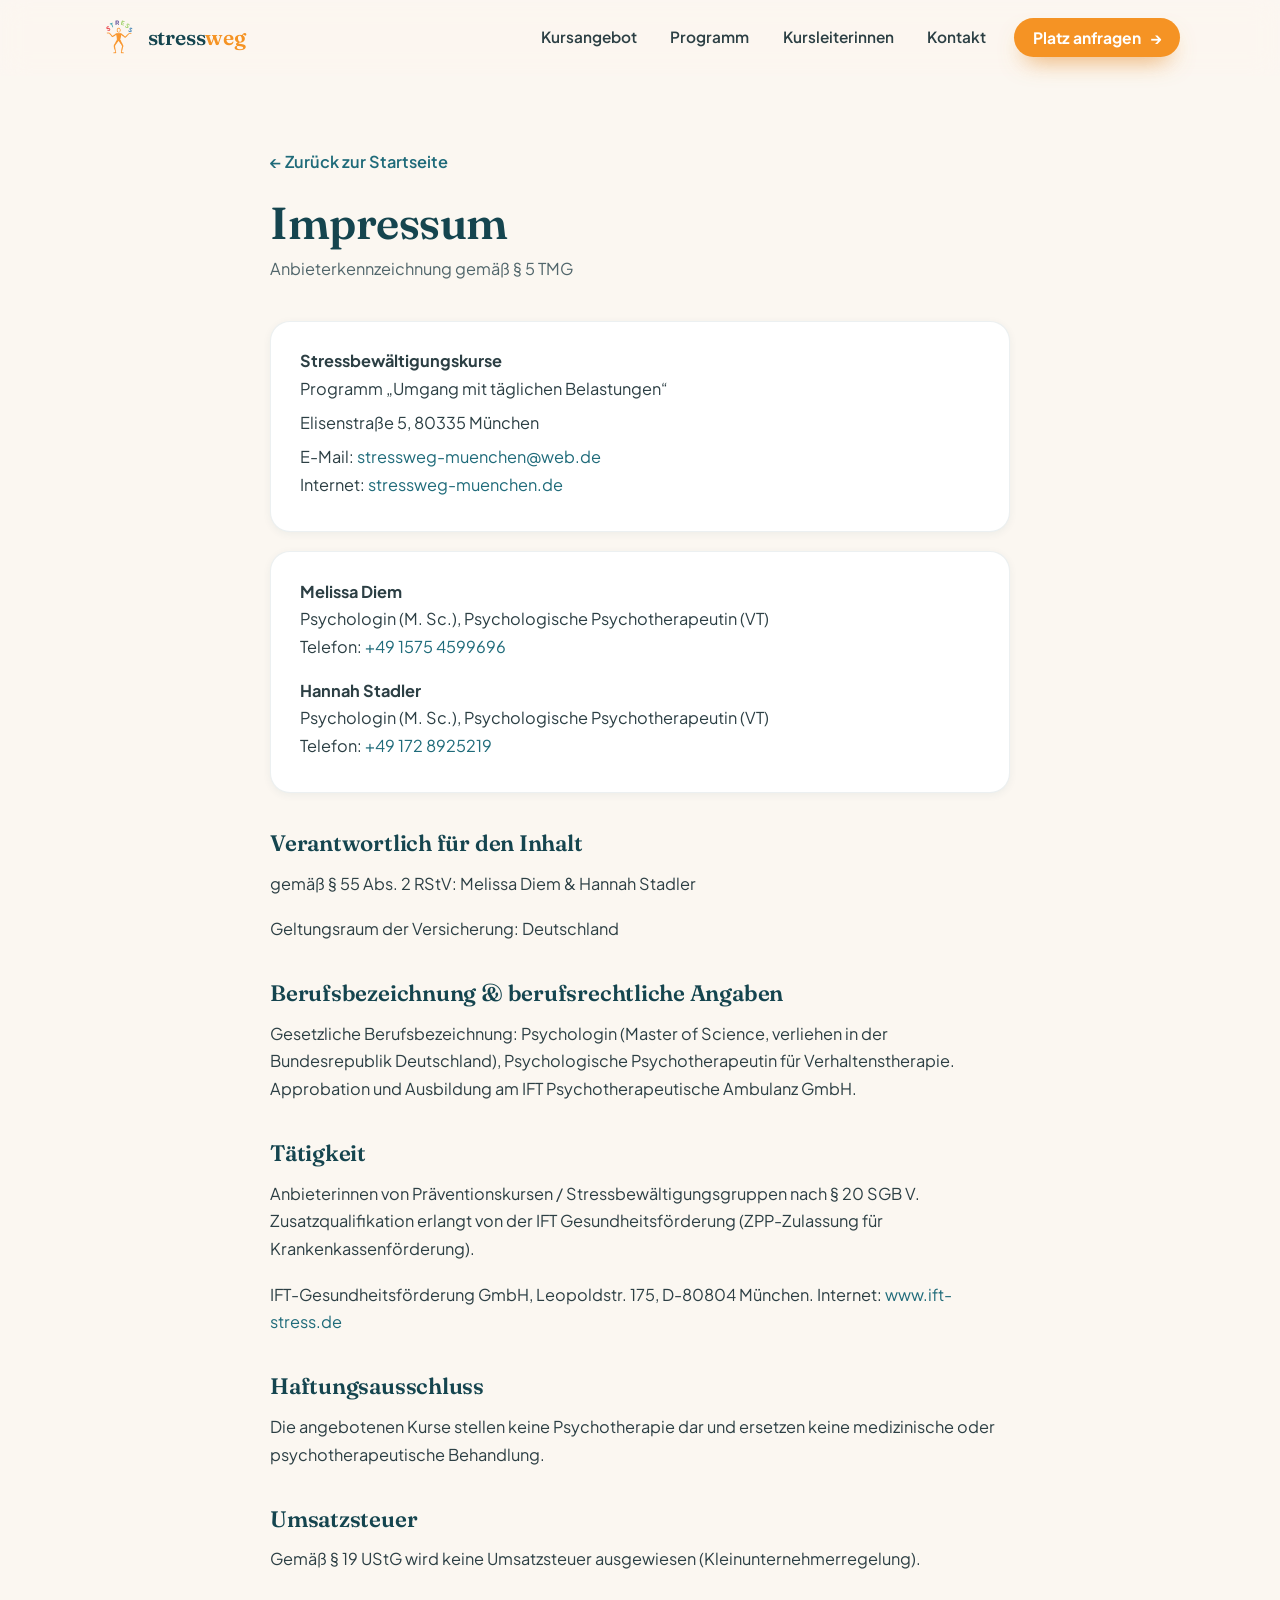
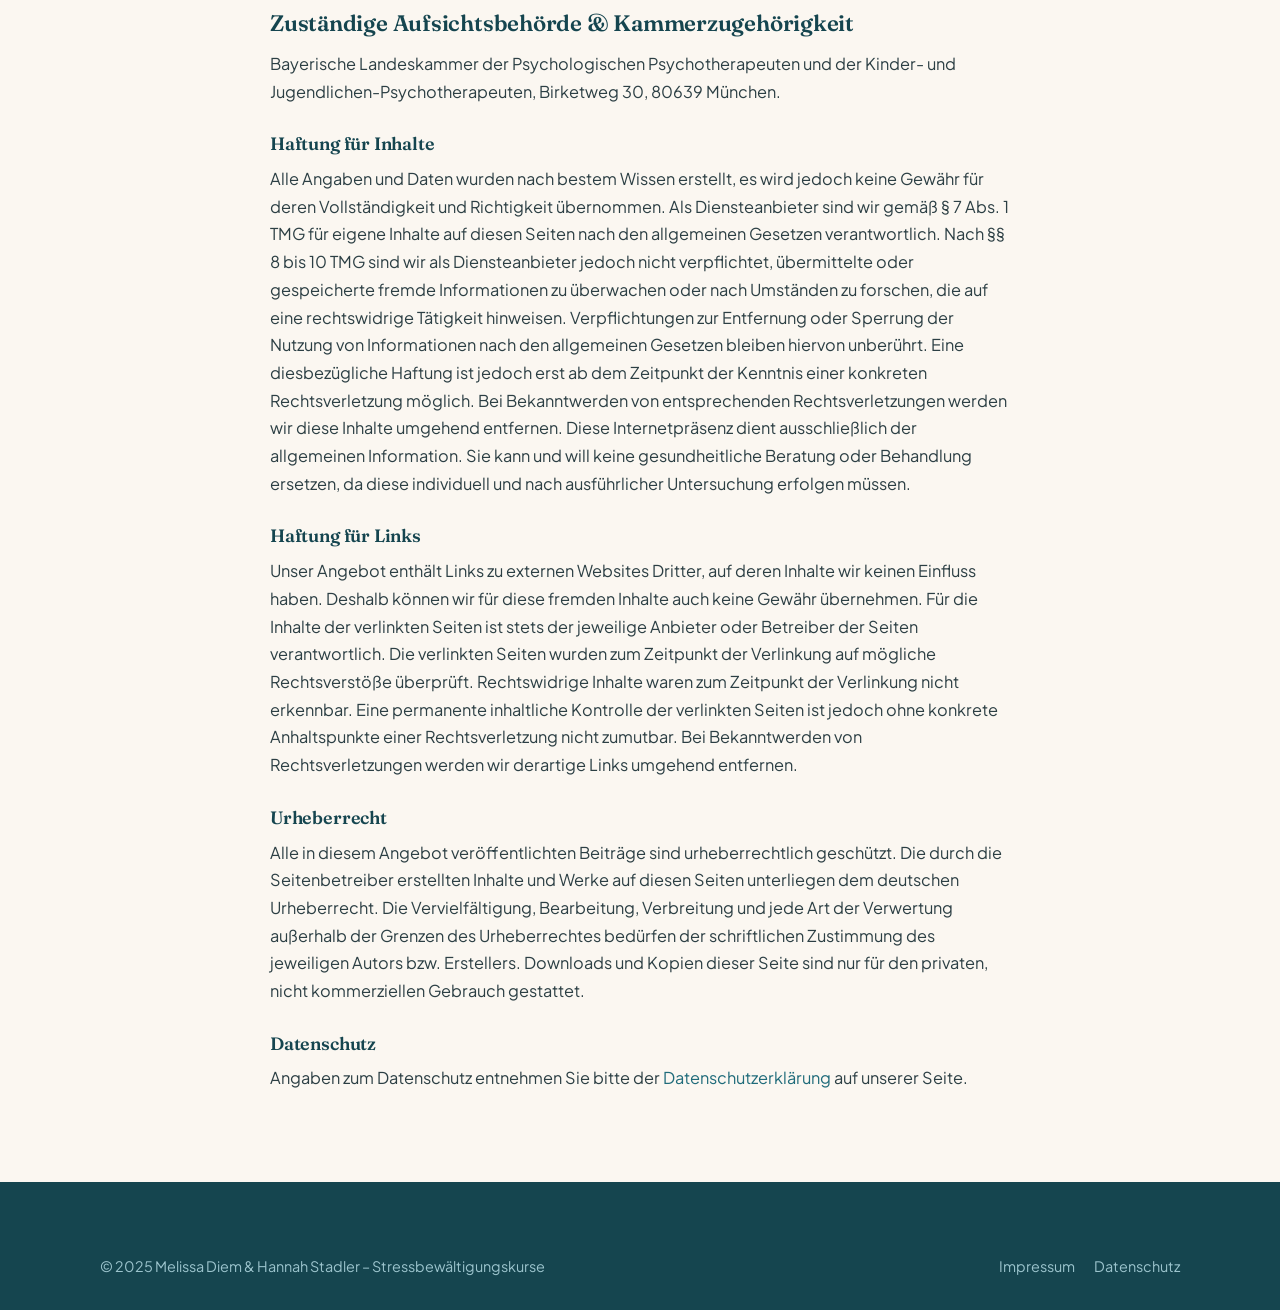
<file: impressum.html>
<!DOCTYPE html>
<html lang="de">
<head>
  <meta charset="UTF-8" />
  <meta name="viewport" content="width=device-width, initial-scale=1" />
  <title>Impressum – stressweg München</title>
  <meta name="description" content="Impressum der Stressbewältigungskurse von Melissa Diem & Hannah Stadler, München." />
  <meta name="robots" content="noindex" />
  <link rel="icon" href="mensch.png" />
  <link rel="preconnect" href="https://fonts.googleapis.com" />
  <link rel="preconnect" href="https://fonts.gstatic.com" crossorigin />
  <link href="https://fonts.googleapis.com/css2?family=Fraunces:ital,opsz,wght@0,9..144,400;0,9..144,500;0,9..144,600;1,9..144,500;1,9..144,600&family=Plus+Jakarta+Sans:wght@400;500;600;700;800&display=swap" rel="stylesheet" />
  <link rel="stylesheet" href="styles.css" />
</head>
<body>

  <header class="nav is-scrolled" id="nav">
    <div class="nav__inner">
      <a href="index.html" class="brand" aria-label="stressweg – Startseite">
        <img src="mensch.png" alt="" />
        <span>stress<b>weg</b></span>
      </a>
      <div class="nav__menu" id="navMenu">
        <ul class="nav__links">
          <li><a href="index.html#angebot">Kursangebot</a></li>
          <li><a href="index.html#programm">Programm</a></li>
          <li><a href="index.html#team">Kursleiterinnen</a></li>
          <li><a href="index.html#kontakt">Kontakt</a></li>
        </ul>
        <div class="nav__cta">
          <a href="index.html#kontakt" class="btn">Platz anfragen <span class="arrow" aria-hidden="true">→</span></a>
        </div>
      </div>
      <button class="nav__toggle" id="navToggle" aria-label="Menü öffnen" aria-expanded="false" aria-controls="navMenu"><span></span></button>
    </div>
  </header>

  <main class="legal">
    <a class="legal__back" href="index.html">← Zurück zur Startseite</a>
    <h1>Impressum</h1>
    <p class="legal__intro">Anbieterkennzeichnung gemäß § 5 TMG</p>

    <div class="legal__card">
      <p><strong>Stressbewältigungskurse</strong><br />Programm „Umgang mit täglichen Belastungen“</p>
      <p>Elisenstraße 5, 80335 München</p>
      <p>E-Mail: <a href="mailto:stressweg-muenchen@web.de">stressweg-muenchen@web.de</a><br />
         Internet: <a href="https://www.stressweg-muenchen.de">stressweg-muenchen.de</a></p>
    </div>

    <div class="legal__card">
      <p><strong>Melissa Diem</strong><br />Psychologin (M. Sc.), Psychologische Psychotherapeutin (VT)<br />Telefon: <a href="tel:+4915754599696">+49 1575 4599696</a></p>
      <p style="margin-top:1rem;"><strong>Hannah Stadler</strong><br />Psychologin (M. Sc.), Psychologische Psychotherapeutin (VT)<br />Telefon: <a href="tel:+491728925219">+49 172 8925219</a></p>
    </div>

    <h2>Verantwortlich für den Inhalt</h2>
    <p>gemäß § 55 Abs. 2 RStV: Melissa Diem &amp; Hannah Stadler</p>
    <p>Geltungsraum der Versicherung: Deutschland</p>

    <h2>Berufsbezeichnung &amp; berufsrechtliche Angaben</h2>
    <p>Gesetzliche Berufsbezeichnung: Psychologin (Master of Science, verliehen in der Bundesrepublik Deutschland), Psychologische Psychotherapeutin für Verhaltenstherapie. Approbation und Ausbildung am IFT Psychotherapeutische Ambulanz GmbH.</p>

    <h2>Tätigkeit</h2>
    <p>Anbieterinnen von Präventionskursen / Stressbewältigungsgruppen nach § 20 SGB V. Zusatzqualifikation erlangt von der IFT Gesundheitsförderung (ZPP-Zulassung für Krankenkassenförderung).</p>
    <p>IFT-Gesundheitsförderung GmbH, Leopoldstr. 175, D-80804 München. Internet: <a href="https://www.ift-stress.de/" target="_blank" rel="noopener">www.ift-stress.de</a></p>

    <h2>Haftungsausschluss</h2>
    <p>Die angebotenen Kurse stellen keine Psychotherapie dar und ersetzen keine medizinische oder psychotherapeutische Behandlung.</p>

    <h2>Umsatzsteuer</h2>
    <p>Gemäß § 19 UStG wird keine Umsatzsteuer ausgewiesen (Kleinunternehmerregelung).</p>

    <h2>Zuständige Aufsichtsbehörde &amp; Kammerzugehörigkeit</h2>
    <p>Bayerische Landeskammer der Psychologischen Psychotherapeuten und der Kinder- und Jugendlichen-Psychotherapeuten, Birketweg 30, 80639 München.</p>

    <h3>Haftung für Inhalte</h3>
    <p>Alle Angaben und Daten wurden nach bestem Wissen erstellt, es wird jedoch keine Gewähr für deren Vollständigkeit und Richtigkeit übernommen. Als Diensteanbieter sind wir gemäß § 7 Abs. 1 TMG für eigene Inhalte auf diesen Seiten nach den allgemeinen Gesetzen verantwortlich. Nach §§ 8 bis 10 TMG sind wir als Diensteanbieter jedoch nicht verpflichtet, übermittelte oder gespeicherte fremde Informationen zu überwachen oder nach Umständen zu forschen, die auf eine rechtswidrige Tätigkeit hinweisen. Verpflichtungen zur Entfernung oder Sperrung der Nutzung von Informationen nach den allgemeinen Gesetzen bleiben hiervon unberührt. Eine diesbezügliche Haftung ist jedoch erst ab dem Zeitpunkt der Kenntnis einer konkreten Rechtsverletzung möglich. Bei Bekanntwerden von entsprechenden Rechtsverletzungen werden wir diese Inhalte umgehend entfernen. Diese Internetpräsenz dient ausschließlich der allgemeinen Information. Sie kann und will keine gesundheitliche Beratung oder Behandlung ersetzen, da diese individuell und nach ausführlicher Untersuchung erfolgen müssen.</p>

    <h3>Haftung für Links</h3>
    <p>Unser Angebot enthält Links zu externen Websites Dritter, auf deren Inhalte wir keinen Einfluss haben. Deshalb können wir für diese fremden Inhalte auch keine Gewähr übernehmen. Für die Inhalte der verlinkten Seiten ist stets der jeweilige Anbieter oder Betreiber der Seiten verantwortlich. Die verlinkten Seiten wurden zum Zeitpunkt der Verlinkung auf mögliche Rechtsverstöße überprüft. Rechtswidrige Inhalte waren zum Zeitpunkt der Verlinkung nicht erkennbar. Eine permanente inhaltliche Kontrolle der verlinkten Seiten ist jedoch ohne konkrete Anhaltspunkte einer Rechtsverletzung nicht zumutbar. Bei Bekanntwerden von Rechtsverletzungen werden wir derartige Links umgehend entfernen.</p>

    <h3>Urheberrecht</h3>
    <p>Alle in diesem Angebot veröffentlichten Beiträge sind urheberrechtlich geschützt. Die durch die Seitenbetreiber erstellten Inhalte und Werke auf diesen Seiten unterliegen dem deutschen Urheberrecht. Die Vervielfältigung, Bearbeitung, Verbreitung und jede Art der Verwertung außerhalb der Grenzen des Urheberrechtes bedürfen der schriftlichen Zustimmung des jeweiligen Autors bzw. Erstellers. Downloads und Kopien dieser Seite sind nur für den privaten, nicht kommerziellen Gebrauch gestattet.</p>

    <h3>Datenschutz</h3>
    <p>Angaben zum Datenschutz entnehmen Sie bitte der <a href="datenschutz.html">Datenschutzerklärung</a> auf unserer Seite.</p>
  </main>

  <footer class="footer">
    <div class="container">
      <div class="footer__bottom" style="border-top:0;padding-top:0;">
        <span>© 2025 Melissa Diem &amp; Hannah Stadler – Stressbewältigungskurse</span>
        <nav>
          <a href="impressum.html">Impressum</a>
          <a href="datenschutz.html">Datenschutz</a>
        </nav>
      </div>
    </div>
  </footer>

  <script src="script.js"></script>
</body>
</html>
</file>
<file: styles.css>
/* =========================================================
   stressweg – Stressbewältigungskurse München
   Redesign Stylesheet
   ========================================================= */

:root {
  /* Brand palette */
  --teal-900: #15454f;
  --teal-700: #1f6b7a;
  --teal-500: #2f8ea3;
  --teal-300: #79b8c6;
  --teal-100: #e2f1f4;

  --orange-600: #e07d12;
  --orange-500: #f59324;
  --orange-300: #f7b76a;
  --orange-100: #fdeedb;

  --sand-50: #fbf7f1;
  --sand-100: #f5ede1;
  --sand-200: #ece0cf;

  --ink-900: #16282d;
  --ink-700: #2c3f44;
  --ink-500: #51666b;
  --ink-300: #8499a0;

  --white: #ffffff;

  /* Semantic */
  --bg: var(--sand-50);
  --surface: #ffffff;
  --text: var(--ink-700);
  --heading: var(--teal-900);
  --accent: var(--orange-500);

  --radius-sm: 12px;
  --radius: 20px;
  --radius-lg: 28px;
  --radius-xl: 40px;

  --shadow-sm: 0 2px 8px rgba(21, 69, 79, 0.06);
  --shadow: 0 18px 40px -18px rgba(21, 69, 79, 0.28);
  --shadow-lg: 0 40px 80px -30px rgba(21, 69, 79, 0.40);

  --nav-h: 76px;
  --maxw: 1160px;

  --font-display: "Fraunces", Georgia, "Times New Roman", serif;
  --font-body: "Plus Jakarta Sans", system-ui, -apple-system, Segoe UI, Roboto, sans-serif;
}

/* ---------- Reset ---------- */
*, *::before, *::after { box-sizing: border-box; }

html {
  scroll-behavior: smooth;
  -webkit-text-size-adjust: 100%;
}
@media (prefers-reduced-motion: reduce) {
  html { scroll-behavior: auto; }
}

body {
  margin: 0;
  font-family: var(--font-body);
  color: var(--text);
  background: var(--bg);
  line-height: 1.7;
  font-size: 1.02rem;
  -webkit-font-smoothing: antialiased;
  text-rendering: optimizeLegibility;
  overflow-x: hidden;
}

img { max-width: 100%; display: block; }

a { color: var(--teal-700); text-decoration: none; }
a:hover { color: var(--teal-500); }

h1, h2, h3, h4 {
  font-family: var(--font-display);
  color: var(--heading);
  font-weight: 600;
  line-height: 1.12;
  letter-spacing: -0.01em;
  margin: 0 0 0.6em;
}

p { margin: 0 0 1.1rem; }

.container {
  width: 100%;
  max-width: var(--maxw);
  margin-inline: auto;
  padding-inline: clamp(1.2rem, 4vw, 2.5rem);
}

/* ---------- Section scaffolding ---------- */
section[id] { scroll-margin-top: calc(var(--nav-h) + 24px); }

.section { padding: clamp(3.5rem, 8vw, 7rem) 0; }
.section--tint { background: var(--sand-100); }
.section--teal {
  background: radial-gradient(120% 140% at 0% 0%, var(--teal-700), var(--teal-900));
  color: #d9eef2;
}
.section--teal h2, .section--teal h3 { color: #fff; }

.eyebrow {
  display: inline-flex;
  align-items: center;
  gap: 0.5rem;
  font-family: var(--font-body);
  font-weight: 700;
  font-size: 0.78rem;
  letter-spacing: 0.14em;
  text-transform: uppercase;
  color: var(--orange-600);
  margin-bottom: 0.9rem;
}
.eyebrow::before {
  content: "";
  width: 26px; height: 2px;
  background: var(--orange-500);
  border-radius: 2px;
}
.section--teal .eyebrow { color: var(--orange-300); }
.section--teal .eyebrow::before { background: var(--orange-300); }

.section__head { max-width: 640px; margin-bottom: 2.8rem; }
.section__head--center { margin-inline: auto; text-align: center; }
.section__head h2 { font-size: clamp(1.9rem, 4vw, 2.8rem); }
.lead { font-size: 1.12rem; color: var(--ink-500); }
.section--teal .lead { color: #bfe0e7; }

/* ---------- Buttons ---------- */
.btn {
  --btn-bg: var(--orange-500);
  --btn-fg: #fff;
  display: inline-flex;
  align-items: center;
  gap: 0.55rem;
  font-family: var(--font-body);
  font-weight: 700;
  font-size: 0.98rem;
  line-height: 1;
  padding: 0.95rem 1.5rem;
  border-radius: 999px;
  border: 0;
  background: var(--btn-bg);
  color: var(--btn-fg);
  cursor: pointer;
  transition: transform .18s ease, box-shadow .18s ease, background .18s ease;
  box-shadow: 0 12px 24px -10px rgba(224, 125, 18, 0.7);
}
.btn:hover {
  transform: translateY(-2px);
  color: #fff;
  box-shadow: 0 18px 30px -10px rgba(224, 125, 18, 0.75);
}
.btn--ghost {
  --btn-bg: transparent;
  --btn-fg: var(--teal-900);
  box-shadow: inset 0 0 0 1.5px rgba(21, 69, 79, 0.22);
}
.btn--ghost:hover {
  --btn-fg: var(--teal-900);
  background: rgba(21, 69, 79, 0.06);
  box-shadow: inset 0 0 0 1.5px rgba(21, 69, 79, 0.4);
}
.btn--light {
  --btn-bg: #fff;
  --btn-fg: var(--teal-900);
  box-shadow: 0 14px 30px -14px rgba(0,0,0,0.5);
}
.btn--light:hover { --btn-fg: var(--teal-900); }
.btn .arrow { transition: transform .18s ease; }
.btn:hover .arrow { transform: translateX(3px); }

/* ---------- Navigation ---------- */
.nav {
  position: sticky;
  top: 0;
  z-index: 1000;
  height: var(--nav-h);
  display: flex;
  align-items: center;
  background: rgba(251, 247, 241, 0.78);
  backdrop-filter: saturate(160%) blur(14px);
  -webkit-backdrop-filter: saturate(160%) blur(14px);
  border-bottom: 1px solid transparent;
  transition: border-color .25s ease, box-shadow .25s ease, background .25s ease;
}
.nav.is-scrolled {
  border-bottom-color: rgba(21, 69, 79, 0.10);
  box-shadow: 0 8px 30px -20px rgba(21, 69, 79, 0.5);
}
.nav__inner {
  width: 100%;
  max-width: var(--maxw);
  margin-inline: auto;
  padding-inline: clamp(1.2rem, 4vw, 2.5rem);
  display: flex;
  align-items: center;
  justify-content: space-between;
  gap: 1rem;
}
.nav__menu { display: flex; align-items: center; gap: 0.4rem; }
.brand {
  display: inline-flex;
  align-items: center;
  gap: 0.6rem;
  font-family: var(--font-display);
  font-weight: 600;
  font-size: 1.32rem;
  color: var(--teal-900);
  letter-spacing: -0.01em;
}
.brand:hover { color: var(--teal-900); }
.brand img { height: 38px; width: 38px; object-fit: contain; }
.brand span b { color: var(--orange-500); font-weight: 600; }

.nav__links {
  display: flex;
  align-items: center;
  gap: 0.4rem;
  list-style: none;
  margin: 0; padding: 0;
}
.nav__links a {
  display: inline-block;
  padding: 0.55rem 0.85rem;
  border-radius: 999px;
  color: var(--ink-700);
  font-weight: 600;
  font-size: 0.96rem;
  transition: background .18s ease, color .18s ease;
}
.nav__links a:hover { background: rgba(21, 69, 79, 0.07); color: var(--teal-900); }
.nav__cta { margin-left: 0.5rem; }
.nav__cta .btn { padding: 0.7rem 1.15rem; }

.nav__toggle {
  display: none;
  width: 46px; height: 46px;
  border: 0;
  border-radius: 12px;
  background: rgba(21, 69, 79, 0.07);
  cursor: pointer;
  position: relative;
}
.nav__toggle span,
.nav__toggle span::before,
.nav__toggle span::after {
  content: "";
  position: absolute;
  left: 50%;
  width: 20px; height: 2.2px;
  background: var(--teal-900);
  border-radius: 2px;
  transform: translateX(-50%);
  transition: transform .25s ease, opacity .2s ease;
}
.nav__toggle span { top: 50%; margin-top: -1px; }
.nav__toggle span::before { top: -7px; }
.nav__toggle span::after { top: 7px; }
.nav__toggle.is-open span { background: transparent; }
.nav__toggle.is-open span::before { transform: translateX(-50%) translateY(7px) rotate(45deg); }
.nav__toggle.is-open span::after { transform: translateX(-50%) translateY(-7px) rotate(-45deg); }

/* ---------- Hero ---------- */
.hero {
  position: relative;
  display: grid;
  grid-template-columns: 1.05fr 0.95fr;
  gap: clamp(1.5rem, 4vw, 3.5rem);
  align-items: center;
  max-width: var(--maxw);
  margin-inline: auto;
  padding: clamp(2.5rem, 6vw, 5rem) clamp(1.2rem, 4vw, 2.5rem) clamp(3rem, 6vw, 5.5rem);
}
.hero__content { position: relative; z-index: 2; }
.hero__badge {
  display: inline-flex;
  align-items: center;
  gap: 0.55rem;
  background: var(--orange-100);
  color: var(--orange-600);
  font-weight: 700;
  font-size: 0.82rem;
  letter-spacing: 0.02em;
  padding: 0.45rem 0.9rem;
  border-radius: 999px;
  margin-bottom: 1.4rem;
}
.hero__badge .dot { width: 8px; height: 8px; border-radius: 50%; background: var(--orange-500); }
.hero h1 {
  font-size: clamp(2.3rem, 5.4vw, 3.7rem);
  margin-bottom: 1rem;
}
.hero h1 .accent { color: var(--orange-500); font-style: italic; }
.hero__sub {
  font-size: 1.18rem;
  color: var(--ink-500);
  max-width: 46ch;
  margin-bottom: 1.8rem;
}
.hero__actions { display: flex; flex-wrap: wrap; gap: 0.8rem; margin-bottom: 2.2rem; }
.hero__facts {
  display: flex;
  flex-wrap: wrap;
  gap: 1.6rem;
  padding-top: 1.6rem;
  border-top: 1px solid rgba(21, 69, 79, 0.12);
}
.hero__fact strong {
  display: block;
  font-family: var(--font-display);
  font-size: 1.5rem;
  color: var(--teal-900);
  line-height: 1.1;
}
.hero__fact span { font-size: 0.88rem; color: var(--ink-500); }

.hero__media { position: relative; z-index: 1; }
.hero__photo {
  position: relative;
  border-radius: var(--radius-xl);
  overflow: hidden;
  box-shadow: var(--shadow-lg);
  aspect-ratio: 4 / 4.6;
  transform: rotate(1.4deg);
}
.hero__photo img { width: 100%; height: 100%; object-fit: cover; }
.hero__photo::after {
  content: "";
  position: absolute; inset: 0;
  background: linear-gradient(180deg, transparent 55%, rgba(21,69,79,0.28));
}
.hero__chip {
  position: absolute;
  background: rgba(255,255,255,0.92);
  backdrop-filter: blur(8px);
  border-radius: 18px;
  padding: 0.8rem 1.05rem;
  box-shadow: var(--shadow);
  display: flex;
  align-items: center;
  gap: 0.7rem;
  font-weight: 700;
  color: var(--teal-900);
  font-size: 0.92rem;
  z-index: 3;
}
.hero__chip small { display: block; font-weight: 500; color: var(--ink-500); font-size: 0.78rem; }
.hero__chip .ic {
  display: grid; place-items: center;
  width: 38px; height: 38px;
  border-radius: 12px;
  background: var(--teal-100);
  color: var(--teal-700);
}
.hero__chip--tl { top: 6%; left: -6%; transform: rotate(-2deg); }
.hero__chip--br { bottom: 7%; right: -5%; transform: rotate(2deg); }

.hero__blob {
  position: absolute;
  border-radius: 50%;
  filter: blur(10px);
  opacity: 0.5;
  z-index: 0;
}

/* ---------- Logos / trust band ---------- */
.trust {
  background: var(--teal-900);
  color: #bfe0e7;
  padding: 1.1rem 0;
}
.trust__inner {
  display: flex; flex-wrap: wrap; align-items: center; justify-content: center;
  gap: 0.7rem 1.6rem; text-align: center;
  font-size: 0.95rem;
}
.trust strong { color: #fff; }
.trust .sep { opacity: 0.4; }

/* ---------- Generic grid ---------- */
.grid { display: grid; gap: 1.5rem; }
.grid--2 { grid-template-columns: repeat(2, 1fr); }
.grid--3 { grid-template-columns: repeat(3, 1fr); }
.grid--4 { grid-template-columns: repeat(4, 1fr); }

/* ---------- Cards ---------- */
.card {
  background: var(--surface);
  border: 1px solid rgba(21, 69, 79, 0.08);
  border-radius: var(--radius);
  padding: 1.7rem;
  box-shadow: var(--shadow-sm);
  transition: transform .2s ease, box-shadow .2s ease, border-color .2s ease;
}
.card:hover { transform: translateY(-4px); box-shadow: var(--shadow); border-color: rgba(47,142,163,0.25); }
.card__icon {
  display: grid; place-items: center;
  width: 52px; height: 52px;
  border-radius: 15px;
  background: var(--teal-100);
  color: var(--teal-700);
  margin-bottom: 1.1rem;
}
.card__icon--orange { background: var(--orange-100); color: var(--orange-600); }
.card h3 { font-size: 1.2rem; margin-bottom: 0.4rem; }
.card p { margin: 0; color: var(--ink-500); font-size: 0.98rem; }

/* ---------- Angebot two-column ---------- */
.split {
  display: grid;
  grid-template-columns: 1.15fr 0.85fr;
  gap: clamp(1.8rem, 5vw, 4rem);
  align-items: start;
}
.facts-card {
  background: var(--surface);
  border-radius: var(--radius-lg);
  padding: 1.9rem;
  box-shadow: var(--shadow);
  border: 1px solid rgba(21, 69, 79, 0.08);
}
.facts-card h3 { font-size: 1.25rem; margin-bottom: 1.2rem; }
.facts-list { list-style: none; margin: 0; padding: 0; }
.facts-list li {
  display: flex;
  align-items: flex-start;
  gap: 0.9rem;
  padding: 0.85rem 0;
  border-bottom: 1px dashed rgba(21, 69, 79, 0.14);
}
.facts-list li:last-child { border-bottom: 0; }
.facts-list .ic {
  flex: none;
  display: grid; place-items: center;
  width: 38px; height: 38px;
  border-radius: 11px;
  background: var(--teal-100);
  color: var(--teal-700);
}
.facts-list b { display: block; color: var(--teal-900); font-family: var(--font-body); }
.facts-list span { font-size: 0.92rem; color: var(--ink-500); }

/* ---------- Stats ---------- */
.stats { display: grid; grid-template-columns: repeat(4, 1fr); gap: 1.5rem; text-align: center; }
.stat__num {
  font-family: var(--font-display);
  font-size: clamp(2.2rem, 5vw, 3rem);
  color: #fff;
  line-height: 1;
  margin-bottom: 0.4rem;
}
.stat__num .unit { color: var(--orange-300); }
.stat__label { color: #bfe0e7; font-size: 0.95rem; }

/* ---------- Strategy cards (icons grid handled by .grid) ---------- */

/* ---------- FAQ / Accordion ---------- */
.faq { max-width: 820px; margin-inline: auto; }
.faq__item {
  background: var(--surface);
  border: 1px solid rgba(21, 69, 79, 0.10);
  border-radius: var(--radius-sm);
  margin-bottom: 0.9rem;
  overflow: hidden;
  transition: box-shadow .2s ease, border-color .2s ease;
}
.faq__item[open] { box-shadow: var(--shadow); border-color: rgba(47,142,163,0.3); }
.faq__q {
  list-style: none;
  cursor: pointer;
  display: flex;
  align-items: center;
  justify-content: space-between;
  gap: 1rem;
  padding: 1.15rem 1.4rem;
  font-family: var(--font-display);
  font-weight: 600;
  font-size: 1.12rem;
  color: var(--teal-900);
}
.faq__q::-webkit-details-marker { display: none; }
.faq__q .plus {
  flex: none;
  position: relative;
  width: 24px; height: 24px;
  border-radius: 50%;
  background: var(--teal-100);
  transition: background .2s ease, transform .25s ease;
}
.faq__q .plus::before,
.faq__q .plus::after {
  content: ""; position: absolute; left: 50%; top: 50%;
  background: var(--teal-700);
  border-radius: 2px;
  transform: translate(-50%, -50%);
}
.faq__q .plus::before { width: 11px; height: 2px; }
.faq__q .plus::after { width: 2px; height: 11px; transition: transform .25s ease; }
.faq__item[open] .plus { background: var(--orange-100); }
.faq__item[open] .plus::before,
.faq__item[open] .plus::after { background: var(--orange-600); }
.faq__item[open] .plus::after { transform: translate(-50%, -50%) scaleY(0); }
.faq__a { padding: 0 1.4rem 1.3rem; color: var(--ink-500); }
.faq__a p:last-child { margin-bottom: 0; }

/* ---------- Pricing ---------- */
.pricing {
  display: grid;
  grid-template-columns: 1fr 1fr;
  gap: clamp(1.8rem, 5vw, 3.5rem);
  align-items: center;
}
.price-card {
  position: relative;
  background: var(--surface);
  border-radius: var(--radius-lg);
  padding: 2.2rem;
  box-shadow: var(--shadow);
  border: 1px solid rgba(21, 69, 79, 0.08);
  overflow: hidden;
}
.price-card::before {
  content: "";
  position: absolute; top: 0; left: 0; right: 0; height: 6px;
  background: linear-gradient(90deg, var(--orange-500), var(--teal-500));
}
.price-card .tag {
  display: inline-block;
  background: var(--teal-100);
  color: var(--teal-700);
  font-weight: 700;
  font-size: 0.8rem;
  letter-spacing: 0.04em;
  padding: 0.35rem 0.8rem;
  border-radius: 999px;
  margin-bottom: 1.1rem;
}
.price-card .amount {
  font-family: var(--font-display);
  font-size: 3.4rem;
  color: var(--teal-900);
  line-height: 1;
}
.price-card .amount small { font-size: 1rem; color: var(--ink-500); font-family: var(--font-body); }
.price-card .check-list { list-style: none; margin: 1.4rem 0; padding: 0; }
.price-card .check-list li {
  display: flex; align-items: flex-start; gap: 0.65rem;
  padding: 0.45rem 0;
  color: var(--ink-700);
}
.price-card .check-list svg { flex: none; color: var(--teal-500); margin-top: 3px; }

/* ---------- Team ---------- */
.team-card {
  background: var(--surface);
  border-radius: var(--radius-lg);
  padding: 2rem;
  box-shadow: var(--shadow-sm);
  border: 1px solid rgba(21, 69, 79, 0.08);
  transition: transform .2s ease, box-shadow .2s ease;
}
.team-card:hover { transform: translateY(-4px); box-shadow: var(--shadow); }
.team-card__avatar {
  width: 78px; height: 78px;
  border-radius: 50%;
  display: grid; place-items: center;
  font-family: var(--font-display);
  font-size: 1.7rem;
  color: #fff;
  margin-bottom: 1.1rem;
}
.team-card__avatar--a { background: linear-gradient(135deg, var(--teal-500), var(--teal-700)); }
.team-card__avatar--b { background: linear-gradient(135deg, var(--orange-500), var(--orange-600)); }
.team-card h3 { margin-bottom: 0.1rem; }
.team-card .role { color: var(--orange-600); font-weight: 700; font-size: 0.92rem; margin-bottom: 0.9rem; }
.team-card ul { list-style: none; margin: 0; padding: 0; }
.team-card ul li {
  position: relative; padding-left: 1.3rem; margin-bottom: 0.5rem;
  color: var(--ink-500); font-size: 0.96rem;
}
.team-card ul li::before {
  content: ""; position: absolute; left: 0; top: 0.6em;
  width: 7px; height: 7px; border-radius: 50%; background: var(--teal-300);
}

/* ---------- Location ---------- */
.location {
  display: grid;
  grid-template-columns: 0.9fr 1.1fr;
  gap: clamp(1.5rem, 4vw, 3rem);
  align-items: stretch;
}
.location__map {
  border-radius: var(--radius-lg);
  overflow: hidden;
  box-shadow: var(--shadow);
  min-height: 340px;
  border: 1px solid rgba(21,69,79,0.1);
}
.location__map iframe { width: 100%; height: 100%; border: 0; display: block; min-height: 340px; }

/* ---------- Contact / CTA ---------- */
.cta {
  position: relative;
  overflow: hidden;
  border-radius: var(--radius-xl);
  background: radial-gradient(120% 140% at 100% 0%, var(--teal-700), var(--teal-900));
  color: #d9eef2;
  padding: clamp(2.5rem, 6vw, 4.5rem);
  text-align: center;
}
.cta h2 { color: #fff; font-size: clamp(1.9rem, 4.5vw, 2.9rem); }
.cta p { color: #bfe0e7; max-width: 52ch; margin-inline: auto; }
.cta__actions { display: flex; flex-wrap: wrap; gap: 0.8rem; justify-content: center; margin-top: 1.8rem; }
.cta__methods {
  display: flex; flex-wrap: wrap; justify-content: center; gap: 1.5rem;
  margin-top: 2.2rem; padding-top: 1.8rem;
  border-top: 1px solid rgba(255,255,255,0.15);
}
.cta__method { display: inline-flex; align-items: center; gap: 0.6rem; color: #fff; font-weight: 600; }
.cta__method:hover { color: var(--orange-300); }
.cta__method .ic { display: grid; place-items: center; width: 40px; height: 40px; border-radius: 12px; background: rgba(255,255,255,0.12); }
.cta__deco { position: absolute; width: 340px; height: 340px; border-radius: 50%; background: rgba(245,147,36,0.16); filter: blur(8px); bottom: -160px; left: -100px; }

/* ---------- Footer ---------- */
.footer {
  background: var(--teal-900);
  color: #9cc4cd;
  padding: clamp(3rem, 6vw, 4.5rem) 0 2rem;
}
.footer__grid {
  display: grid;
  grid-template-columns: 1.4fr 1fr 1fr;
  gap: 2.5rem;
  margin-bottom: 2.5rem;
}
.footer .brand { color: #fff; margin-bottom: 1rem; }
.footer .brand span b { color: var(--orange-300); }
.footer p { color: #9cc4cd; max-width: 36ch; }
.footer h4 { color: #fff; font-family: var(--font-body); font-size: 0.85rem; letter-spacing: 0.12em; text-transform: uppercase; margin-bottom: 1rem; }
.footer ul { list-style: none; margin: 0; padding: 0; }
.footer ul li { margin-bottom: 0.6rem; }
.footer a { color: #9cc4cd; }
.footer a:hover { color: #fff; }
.footer__bottom {
  display: flex; flex-wrap: wrap; gap: 0.6rem 1.2rem;
  align-items: center; justify-content: space-between;
  padding-top: 1.8rem;
  border-top: 1px solid rgba(255,255,255,0.12);
  font-size: 0.9rem;
}
.footer__bottom nav { display: flex; gap: 1.2rem; }

/* ---------- Legal pages ---------- */
.legal {
  max-width: 820px;
  margin: 0 auto;
  padding: clamp(2.5rem, 6vw, 4.5rem) clamp(1.2rem, 4vw, 2.5rem);
}
.legal__back { display: inline-flex; align-items: center; gap: 0.4rem; font-weight: 600; margin-bottom: 1.4rem; }
.legal h1 { font-size: clamp(2rem, 5vw, 2.8rem); margin-bottom: 0.4rem; }
.legal .legal__intro { color: var(--ink-500); margin-bottom: 2.4rem; }
.legal h2 { font-size: 1.4rem; margin-top: 2.4rem; }
.legal h3 { font-size: 1.12rem; margin-top: 1.8rem; }
.legal__card {
  background: var(--surface);
  border: 1px solid rgba(21,69,79,0.08);
  border-radius: var(--radius);
  padding: 1.6rem 1.8rem;
  box-shadow: var(--shadow-sm);
  margin-bottom: 1.2rem;
}
.legal__card p { margin-bottom: 0.4rem; }
.legal a { word-break: break-word; }

/* ---------- Reveal animation ---------- */
.reveal {
  opacity: 0;
  transform: translateY(26px);
  transition: opacity .7s cubic-bezier(.2,.7,.2,1), transform .7s cubic-bezier(.2,.7,.2,1);
}
.reveal.is-visible { opacity: 1; transform: none; }
@media (prefers-reduced-motion: reduce) {
  .reveal { opacity: 1; transform: none; transition: none; }
}

/* ---------- Responsive ---------- */
@media (max-width: 980px) {
  .hero { grid-template-columns: 1fr; }
  .hero__media { order: -1; max-width: 460px; margin-inline: auto; }
  .hero__photo { transform: none; aspect-ratio: 16/12; }
  .split { grid-template-columns: 1fr; }
  .pricing, .location { grid-template-columns: 1fr; }
  .grid--4 { grid-template-columns: repeat(2, 1fr); }
  .stats { grid-template-columns: repeat(2, 1fr); gap: 2rem 1.5rem; }
  .footer__grid { grid-template-columns: 1fr 1fr; }
}

@media (max-width: 760px) {
  .nav__menu {
    position: absolute;
    top: var(--nav-h);
    left: 0; right: 0;
    flex-direction: column;
    align-items: stretch;
    gap: 0.3rem;
    background: rgba(251, 247, 241, 0.98);
    backdrop-filter: blur(14px);
    -webkit-backdrop-filter: blur(14px);
    padding: 0.9rem clamp(1.2rem, 4vw, 2.5rem) 1.2rem;
    box-shadow: 0 20px 30px -16px rgba(21,69,79,0.4);
    border-bottom: 1px solid rgba(21,69,79,0.1);
    transform: translateY(-12px);
    opacity: 0;
    pointer-events: none;
    transition: opacity .2s ease, transform .2s ease;
  }
  .nav.is-open .nav__menu { opacity: 1; transform: none; pointer-events: auto; }
  .nav__links { flex-direction: column; align-items: stretch; gap: 0.15rem; width: 100%; }
  .nav__links a { padding: 0.8rem 0.6rem; border-radius: 10px; }
  .nav__cta { margin-left: 0; margin-top: 0.4rem; }
  .nav__cta .btn { width: 100%; justify-content: center; }
  .nav__toggle { display: block; }

  .grid--2, .grid--3, .grid--4 { grid-template-columns: 1fr; }
  .footer__grid { grid-template-columns: 1fr; gap: 1.8rem; }
  .hero__chip--tl { left: 2%; }
  .hero__chip--br { right: 2%; }
}

/* Team-Fotos */

.team-card img {
  width: 140px;
  height: 140px;
  object-fit: cover;
  object-position: center top;
  border-radius: 50%;
  display: block;
  margin: 0 auto 1.4rem;

  border: 4px solid var(--white);
  box-shadow:
    0 8px 24px rgba(21, 69, 79, 0.15),
    0 0 0 2px rgba(47, 142, 163, 0.15);

  transition: transform 0.25s ease,
              box-shadow 0.25s ease;
}

.team-card:hover img {
  transform: scale(1.03);
  box-shadow:
    0 12px 32px rgba(21, 69, 79, 0.22),
    0 0 0 2px rgba(47, 142, 163, 0.25);
}

.team-card h3 {
  text-align: center;
}

.team-card .role {
  text-align: center;
  margin-bottom: 1rem;
}
</file>
